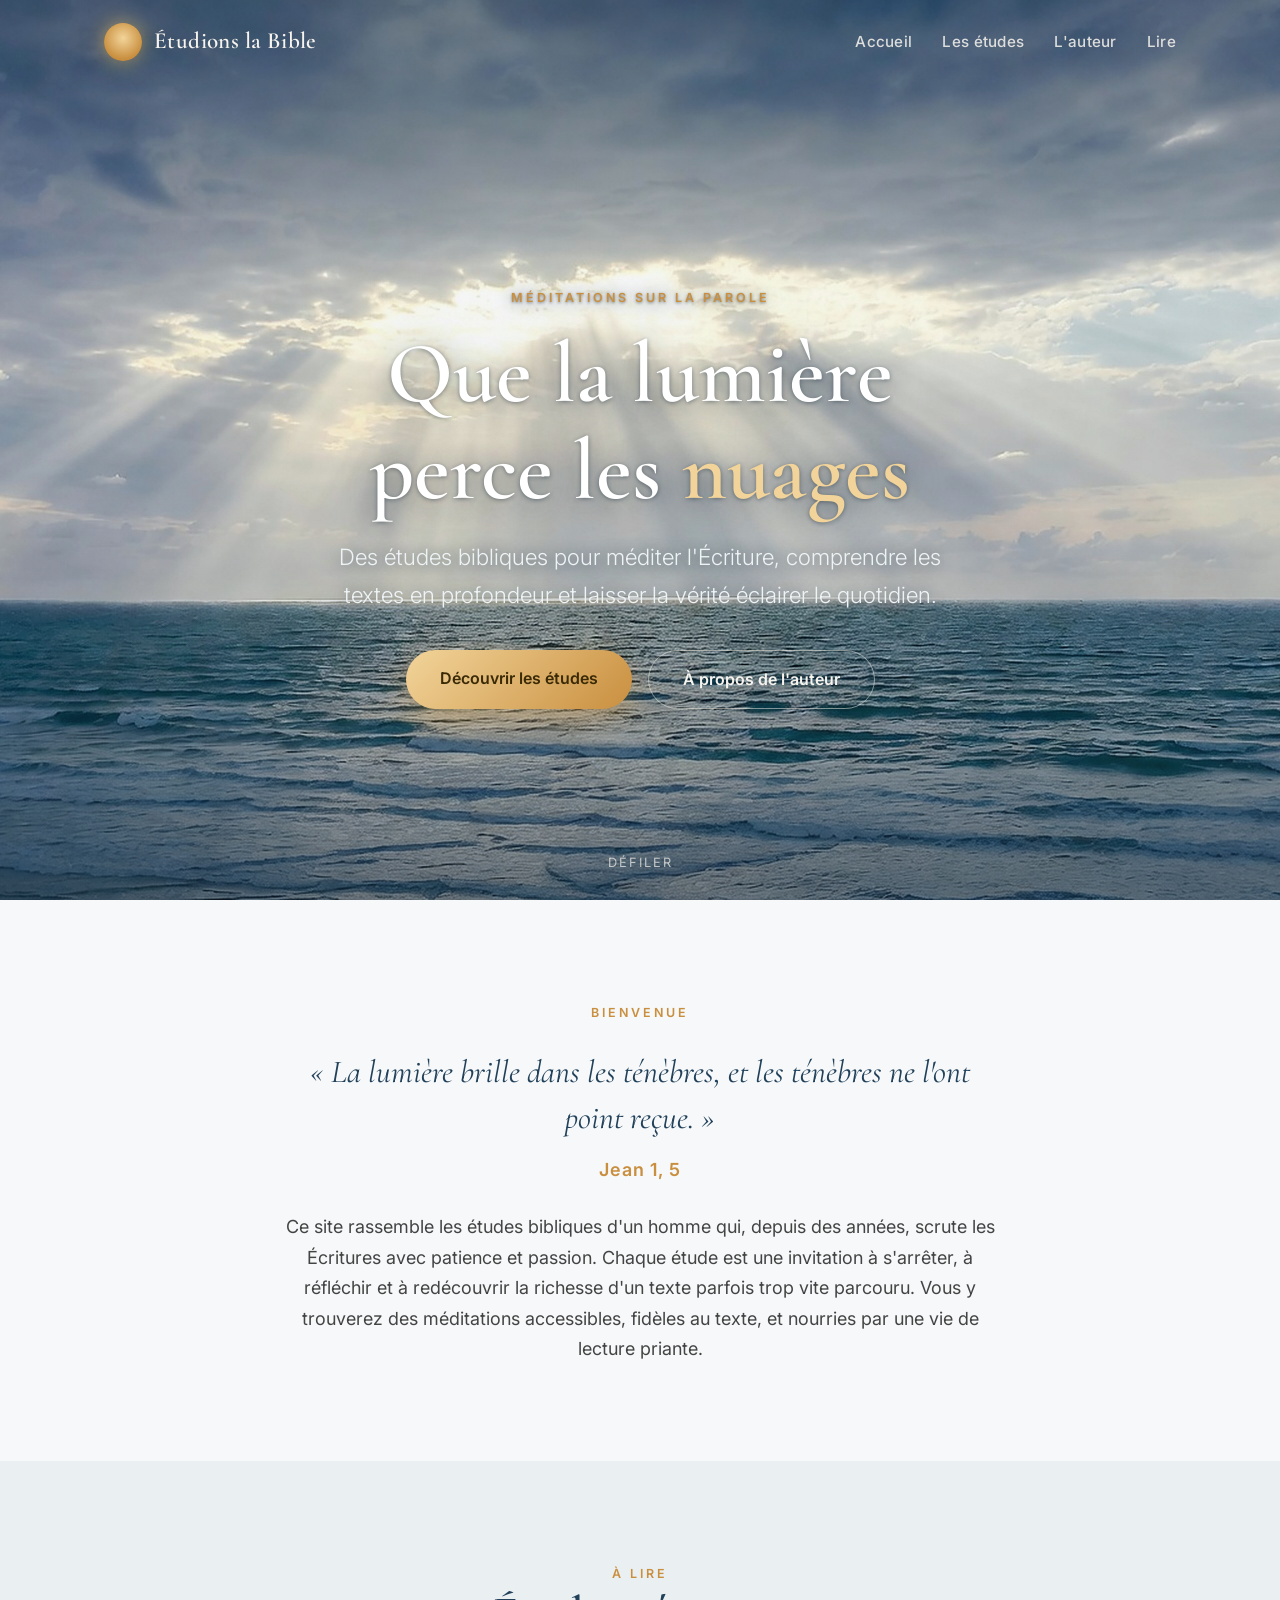
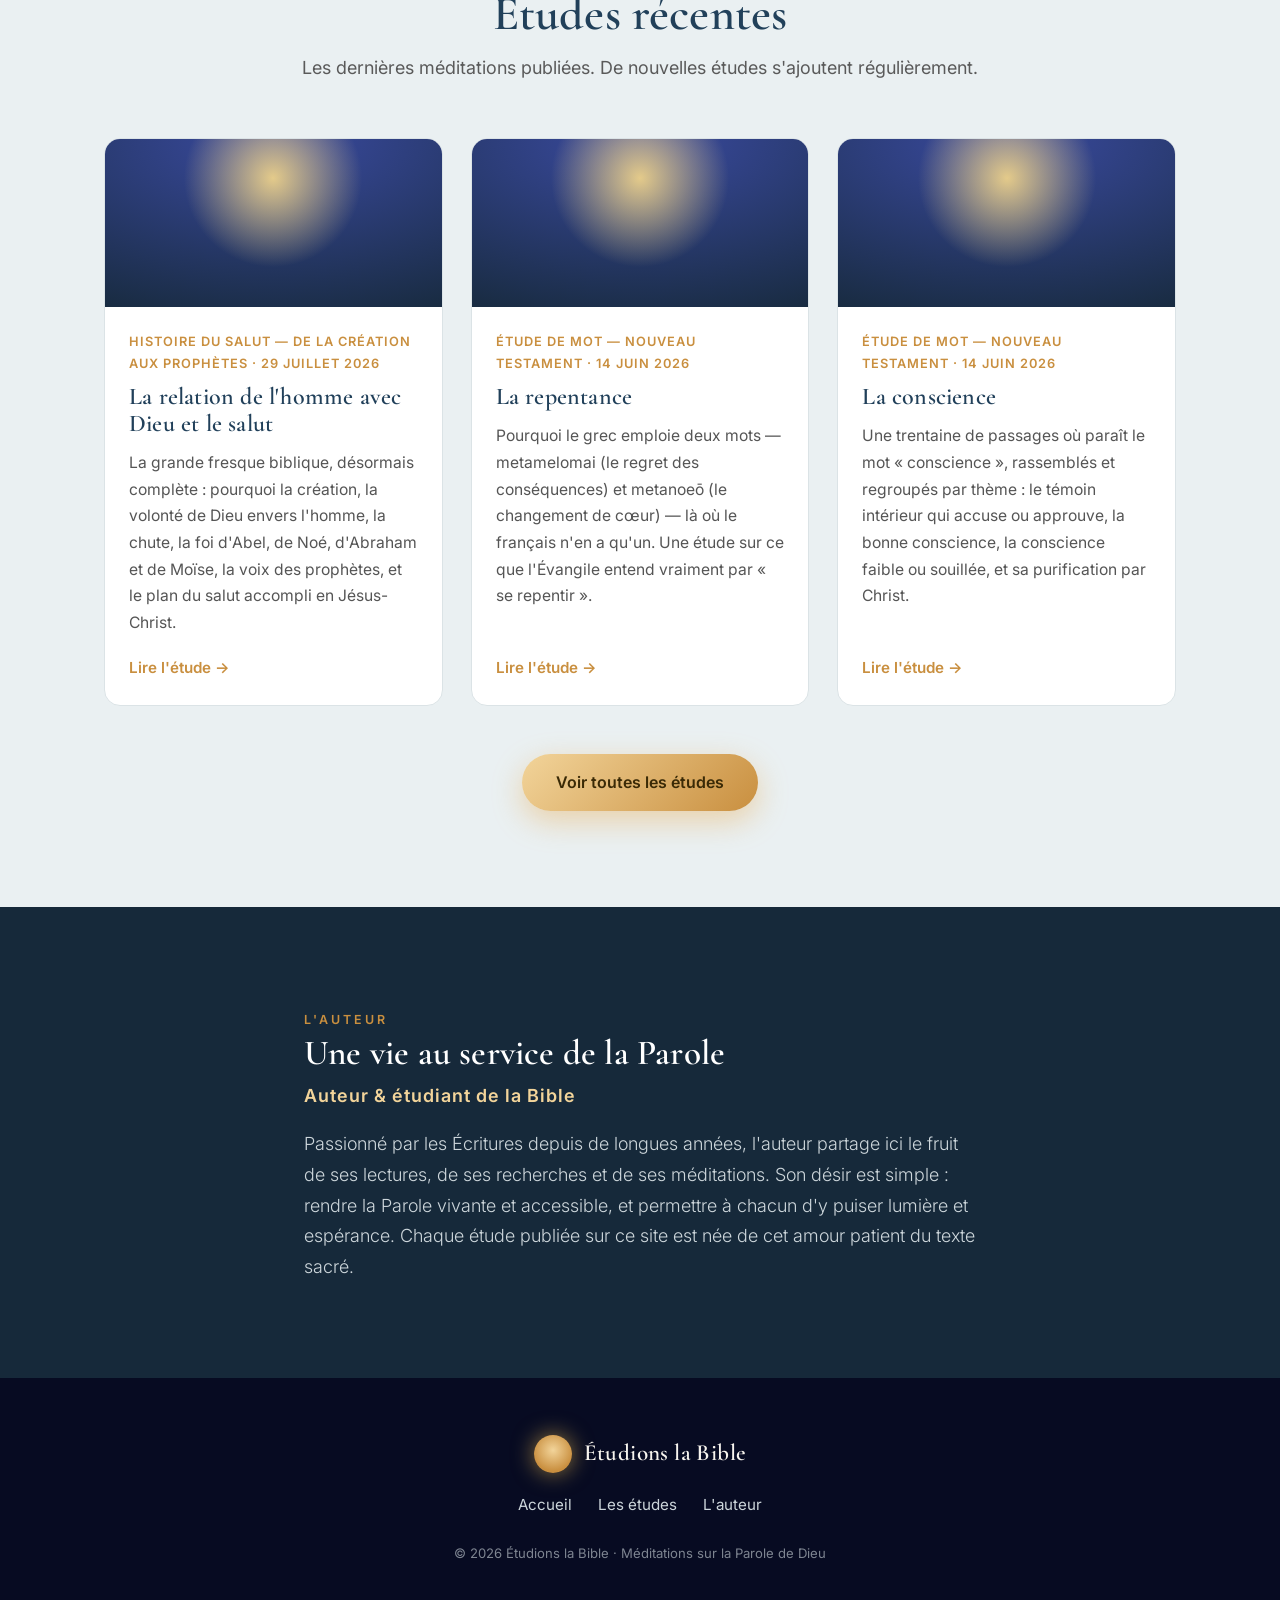
<file: index.html>
<!DOCTYPE html>
<html lang="fr">
<head>
  <meta charset="UTF-8" />
  <meta name="viewport" content="width=device-width, initial-scale=1.0" />
  <title>Étudions la Bible — Études et méditations</title>
  <meta name="description" content="Études bibliques, méditations et réflexions sur la Parole de Dieu. Laissez la lumière de l'Écriture percer les nuages." />
  <!-- Aperçu pour Messenger / réseaux sociaux (Open Graph) -->
  <meta property="og:type" content="website" />
  <meta property="og:site_name" content="Étudions la Bible" />
  <meta property="og:locale" content="fr_FR" />
  <meta property="og:url" content="https://www.etudionslabible.com/" />
  <meta property="og:title" content="Étudions la Bible — Études et méditations" />
  <meta property="og:description" content="Des études bibliques pour méditer l'Écriture, comprendre les textes en profondeur et laisser la lumière éclairer le quotidien." />
  <meta property="og:image" content="https://www.etudionslabible.com/assets/hero.jpg" />
  <meta property="og:image:width" content="3200" />
  <meta property="og:image:height" content="1800" />
  <meta property="og:image:alt" content="Rayons de soleil perçant les nuages au-dessus de l'océan" />
  <meta name="twitter:card" content="summary_large_image" />
  <meta name="twitter:title" content="Étudions la Bible — Études et méditations" />
  <meta name="twitter:description" content="Des études bibliques pour méditer l'Écriture et laisser la lumière éclairer le quotidien." />
  <meta name="twitter:image" content="https://www.etudionslabible.com/assets/hero.jpg" />
  <link rel="preconnect" href="https://fonts.googleapis.com" />
  <link rel="preconnect" href="https://fonts.gstatic.com" crossorigin />
  <link href="https://fonts.googleapis.com/css2?family=Cormorant+Garamond:ital,wght@0,400;0,500;0,600;1,400;1,500&family=Inter:wght@300;400;500;600&display=swap" rel="stylesheet" />
  <link rel="stylesheet" href="styles.css" />
</head>
<body>

  <!-- ===================== EN-TÊTE ===================== -->
  <header class="site-header">
    <div class="wrap">
      <nav class="nav">
        <a class="brand" href="index.html">
          <span class="mark"></span>
          <span class="name">Étudions la Bible</span>
        </a>
        <div class="nav-links">
          <a href="index.html">Accueil</a>
          <a href="etudes.html">Les études</a>
          <a href="#auteur" class="hide-mobile">L'auteur</a>
          <a href="etudes.html">Lire</a>
        </div>
      </nav>
    </div>
  </header>

  <!-- ===================== HERO ===================== -->
  <section class="hero">
    <div class="rays">
      <span style="transform: rotate(-40deg)"></span>
      <span style="transform: rotate(-26deg)"></span>
      <span style="transform: rotate(-13deg)"></span>
      <span style="transform: rotate(0deg)"></span>
      <span style="transform: rotate(13deg)"></span>
      <span style="transform: rotate(26deg)"></span>
      <span style="transform: rotate(40deg)"></span>
    </div>
    <div class="sun"></div>
    <div class="clouds">
      <div class="cloud c3"></div>
      <div class="cloud c1"></div>
      <div class="cloud c2"></div>
      <div class="cloud c4"></div>
    </div>

    <div class="wrap hero-content">
      <span class="eyebrow">Méditations sur la Parole</span>
      <h1>Que la lumière<br />perce les <span class="accent">nuages</span></h1>
      <p class="lead">Des études bibliques pour méditer l'Écriture, comprendre les textes en profondeur et laisser la vérité éclairer le quotidien.</p>
      <div class="hero-actions">
        <a class="btn btn-gold" href="etudes.html">Découvrir les études</a>
        <a class="btn btn-ghost" href="#auteur">À propos de l'auteur</a>
      </div>
    </div>

    <div class="scroll-cue">défiler</div>
  </section>

  <!-- ===================== INTRODUCTION / VERSET ===================== -->
  <section class="block intro">
    <div class="wrap inner">
      <span class="eyebrow">Bienvenue</span>
      <p class="verse">« La lumière brille dans les ténèbres, et les ténèbres ne l'ont point reçue. »</p>
      <p class="verse-ref">Jean 1, 5</p>
      <p class="body">Ce site rassemble les études bibliques d'un homme qui, depuis des années, scrute les Écritures avec patience et passion. Chaque étude est une invitation à s'arrêter, à réfléchir et à redécouvrir la richesse d'un texte parfois trop vite parcouru. Vous y trouverez des méditations accessibles, fidèles au texte, et nourries par une vie de lecture priante.</p>
    </div>
  </section>

  <!-- ===================== ÉTUDES RÉCENTES ===================== -->
  <section class="block studies" id="etudes">
    <div class="wrap">
      <div class="head">
        <span class="eyebrow">À lire</span>
        <h2 class="section-title">Études récentes</h2>
        <p>Les dernières méditations publiées. De nouvelles études s'ajoutent régulièrement.</p>
      </div>
      <div class="grid" data-studies="3"></div>
      <div style="text-align:center; margin-top:48px;">
        <a class="btn btn-gold" href="etudes.html">Voir toutes les études</a>
      </div>
    </div>
  </section>

  <!-- ===================== AUTEUR ===================== -->
  <section class="block author" id="auteur">
    <div class="wrap inner">
      <div>
        <span class="eyebrow">L'auteur</span>
        <h2>Une vie au service de la Parole</h2>
        <p class="role">Auteur &amp; étudiant de la Bible</p>
        <p>Passionné par les Écritures depuis de longues années, l'auteur partage ici le fruit de ses lectures, de ses recherches et de ses méditations. Son désir est simple : rendre la Parole vivante et accessible, et permettre à chacun d'y puiser lumière et espérance. Chaque étude publiée sur ce site est née de cet amour patient du texte sacré.</p>
      </div>
    </div>
  </section>

  <!-- ===================== PIED DE PAGE ===================== -->
  <footer class="site-footer">
    <div class="wrap">
      <a class="brand" href="index.html">
        <span class="mark"></span>
        <span class="name">Étudions la Bible</span>
      </a>
      <div class="links">
        <a href="index.html">Accueil</a>
        <a href="etudes.html">Les études</a>
        <a href="#auteur">L'auteur</a>
      </div>
      <p class="fine">© 2026 Étudions la Bible · Méditations sur la Parole de Dieu</p>
    </div>
  </footer>

  <script src="studies.js"></script>
</body>
</html>
</file>
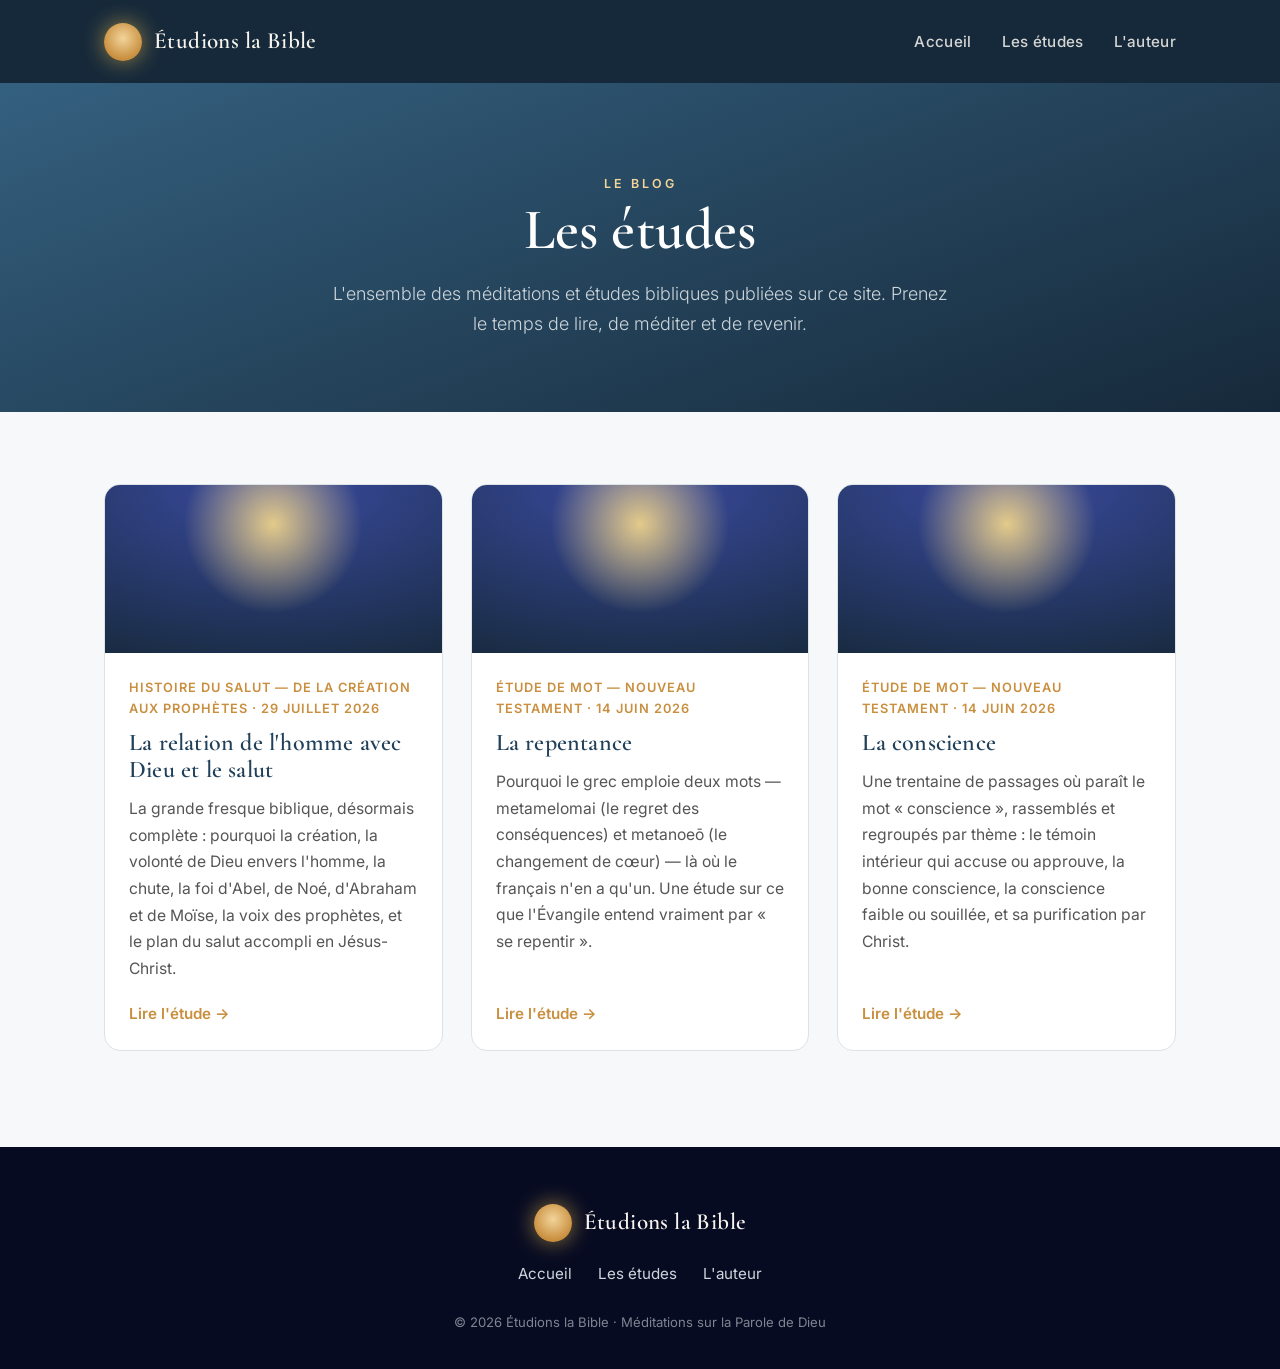
<file: etudes.html>
<!DOCTYPE html>
<html lang="fr">
<head>
  <meta charset="UTF-8" />
  <meta name="viewport" content="width=device-width, initial-scale=1.0" />
  <title>Les études — Étudions la Bible</title>
  <meta name="description" content="Toutes les études bibliques et méditations publiées." />
  <!-- Aperçu pour Messenger / réseaux sociaux (Open Graph) -->
  <meta property="og:type" content="website" />
  <meta property="og:site_name" content="Étudions la Bible" />
  <meta property="og:locale" content="fr_FR" />
  <meta property="og:url" content="https://www.etudionslabible.com/etudes.html" />
  <meta property="og:title" content="Les études — Étudions la Bible" />
  <meta property="og:description" content="L'ensemble des méditations et études bibliques publiées sur le site." />
  <meta property="og:image" content="https://www.etudionslabible.com/assets/hero.jpg" />
  <meta property="og:image:width" content="3200" />
  <meta property="og:image:height" content="1800" />
  <meta property="og:image:alt" content="Rayons de soleil perçant les nuages au-dessus de l'océan" />
  <meta name="twitter:card" content="summary_large_image" />
  <meta name="twitter:title" content="Les études — Étudions la Bible" />
  <meta name="twitter:description" content="L'ensemble des méditations et études bibliques publiées sur le site." />
  <meta name="twitter:image" content="https://www.etudionslabible.com/assets/hero.jpg" />
  <link rel="preconnect" href="https://fonts.googleapis.com" />
  <link rel="preconnect" href="https://fonts.gstatic.com" crossorigin />
  <link href="https://fonts.googleapis.com/css2?family=Cormorant+Garamond:ital,wght@0,400;0,500;0,600;1,400;1,500&family=Inter:wght@300;400;500;600&display=swap" rel="stylesheet" />
  <link rel="stylesheet" href="styles.css" />
</head>
<body>

  <header class="site-header solid">
    <div class="wrap">
      <nav class="nav">
        <a class="brand" href="index.html">
          <span class="mark"></span>
          <span class="name">Étudions la Bible</span>
        </a>
        <div class="nav-links">
          <a href="index.html">Accueil</a>
          <a href="etudes.html">Les études</a>
          <a href="index.html#auteur" class="hide-mobile">L'auteur</a>
        </div>
      </nav>
    </div>
  </header>

  <section class="page-hero">
    <div class="wrap">
      <span class="eyebrow" style="color:var(--gold-soft)">Le blog</span>
      <h1>Les études</h1>
      <p>L'ensemble des méditations et études bibliques publiées sur ce site. Prenez le temps de lire, de méditer et de revenir.</p>
    </div>
  </section>

  <section class="studies-list">
    <div class="wrap">
      <div class="grid" data-studies></div>
    </div>
  </section>

  <footer class="site-footer">
    <div class="wrap">
      <a class="brand" href="index.html">
        <span class="mark"></span>
        <span class="name">Étudions la Bible</span>
      </a>
      <div class="links">
        <a href="index.html">Accueil</a>
        <a href="etudes.html">Les études</a>
        <a href="index.html#auteur">L'auteur</a>
      </div>
      <p class="fine">© 2026 Étudions la Bible · Méditations sur la Parole de Dieu</p>
    </div>
  </footer>

  <script src="studies.js"></script>
</body>
</html>
</file>
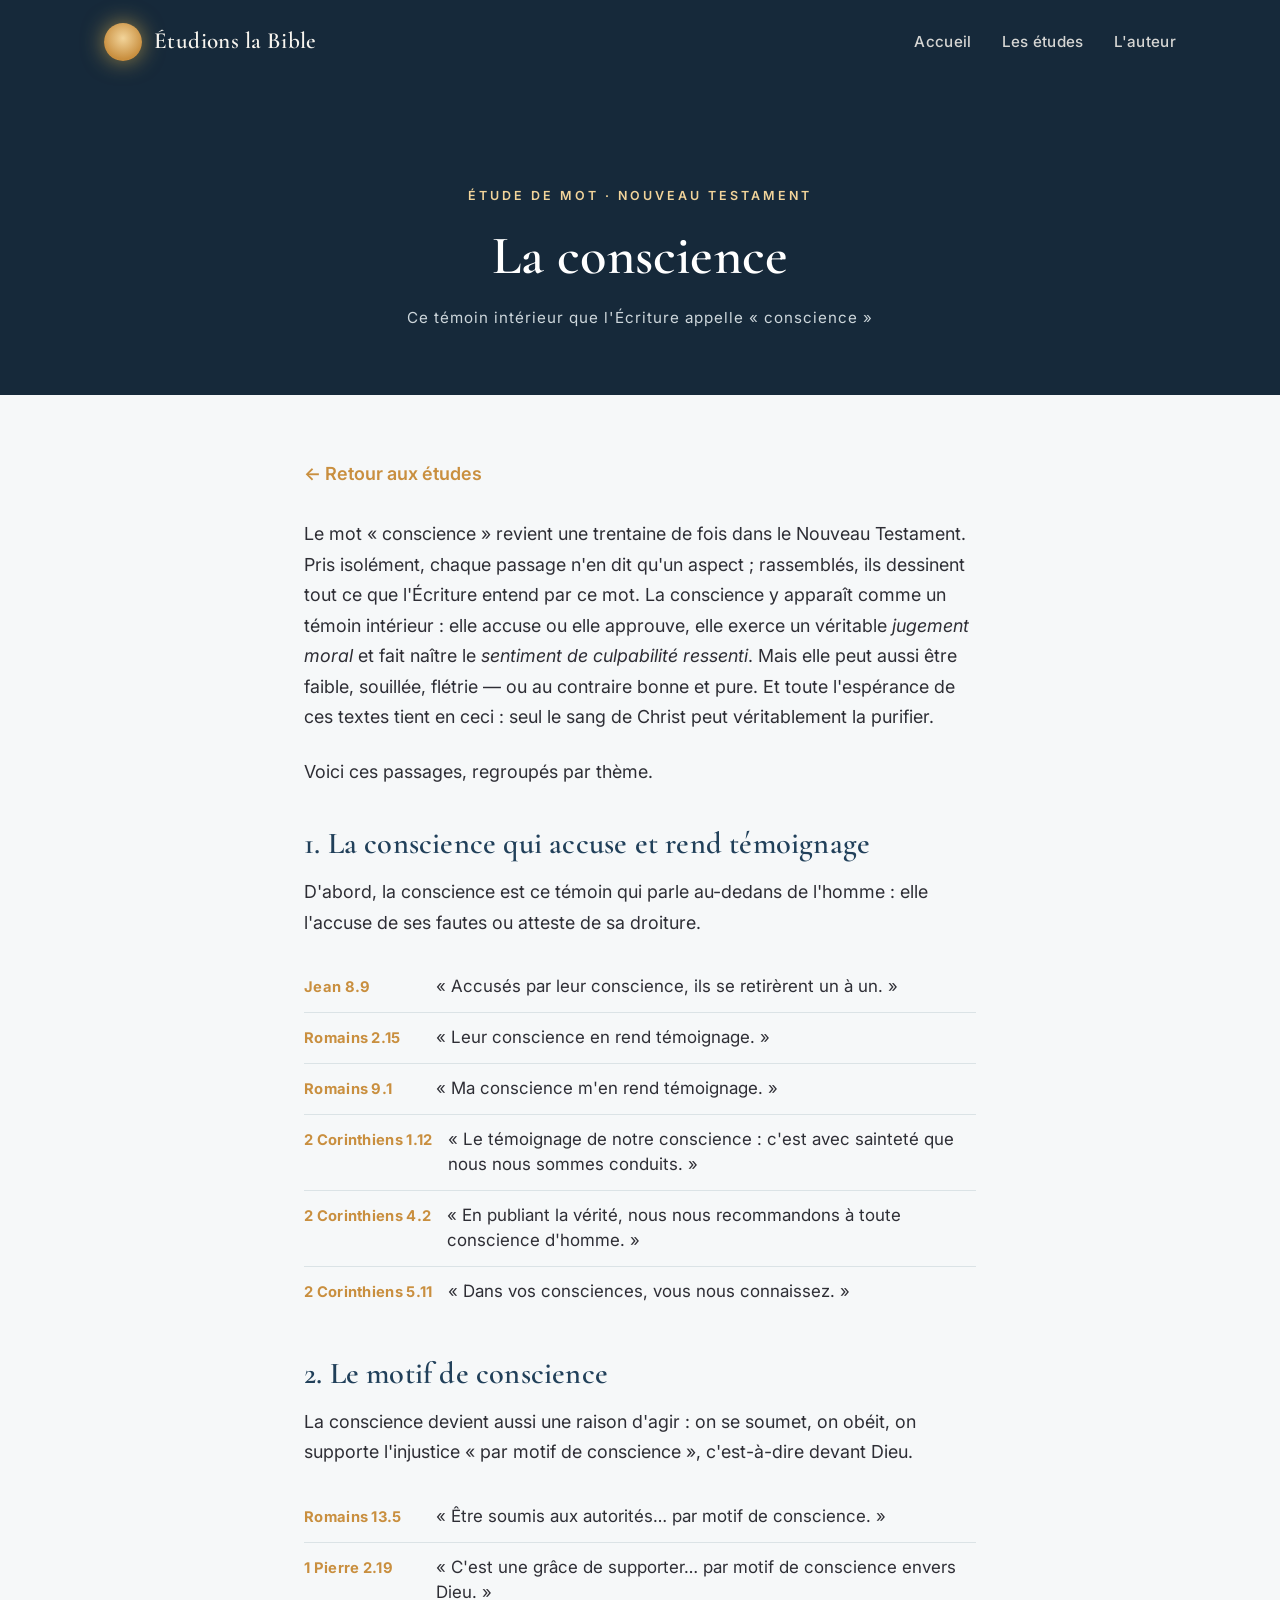
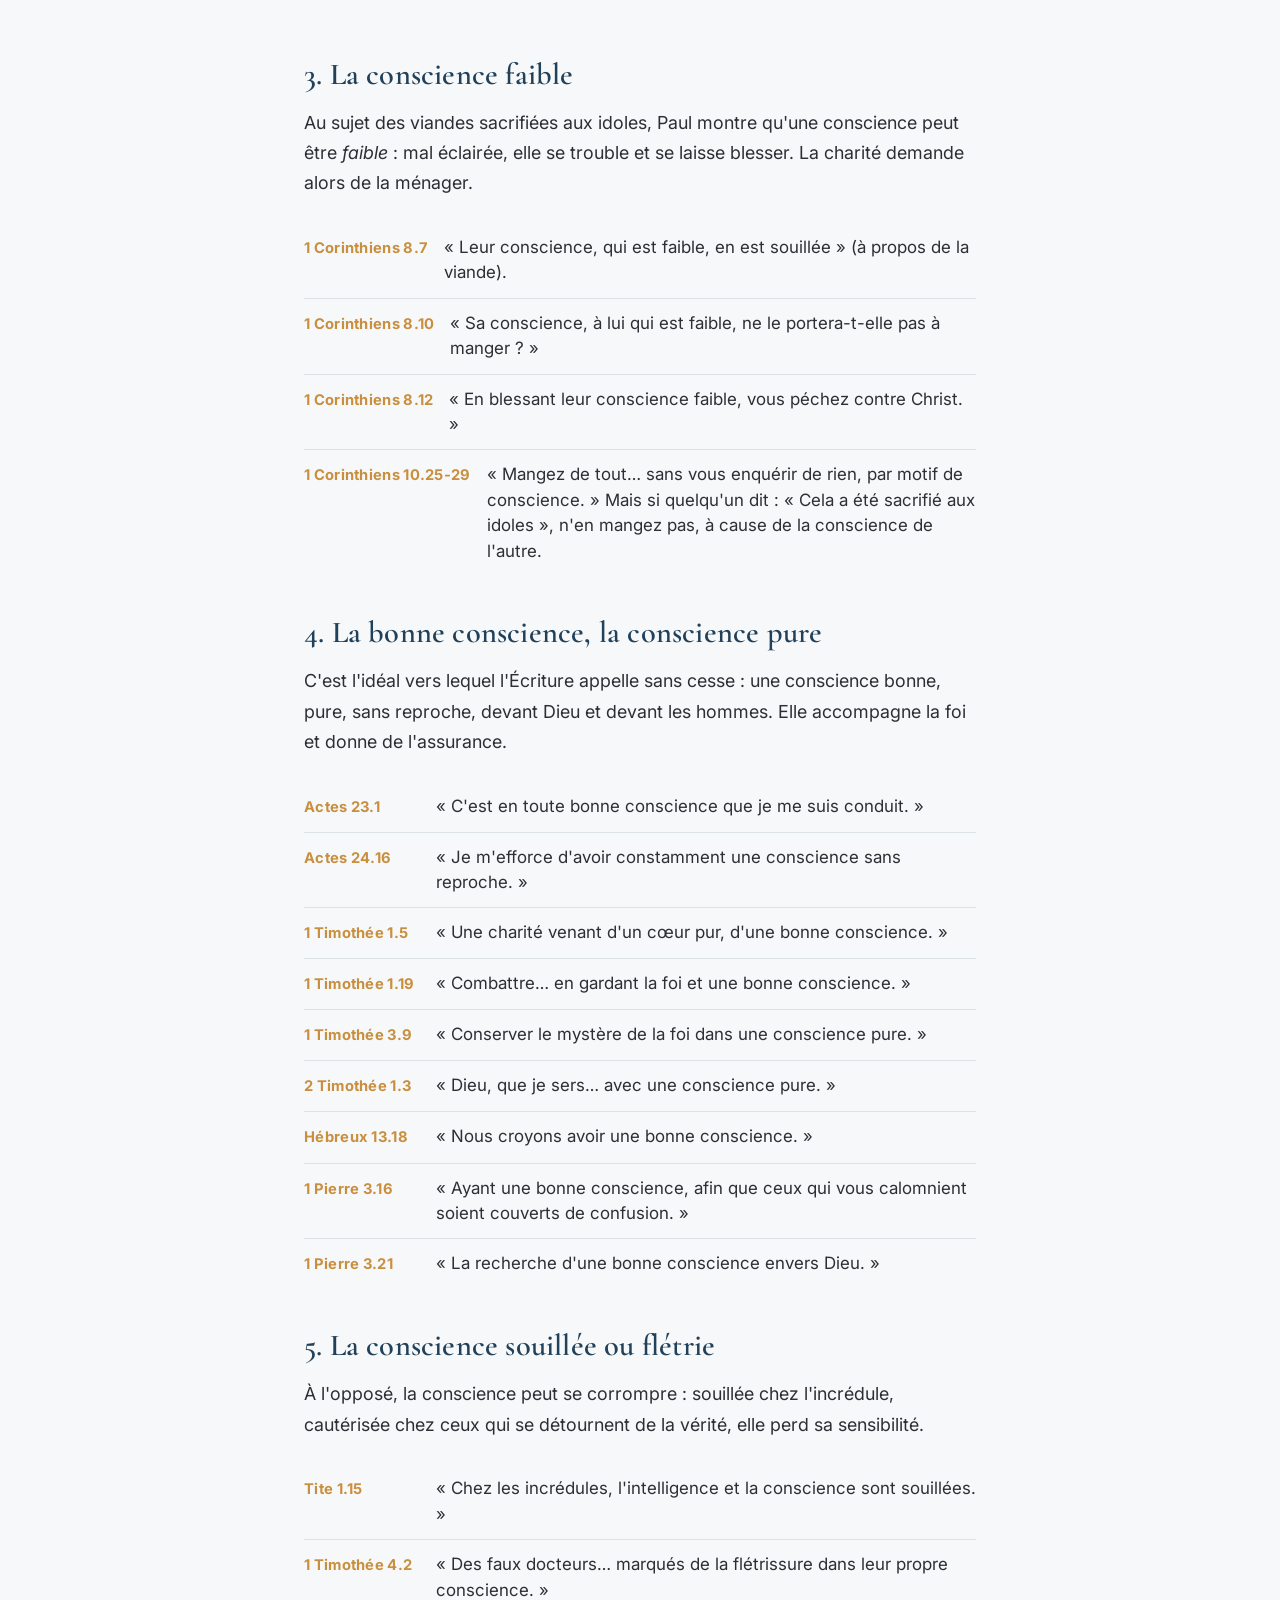
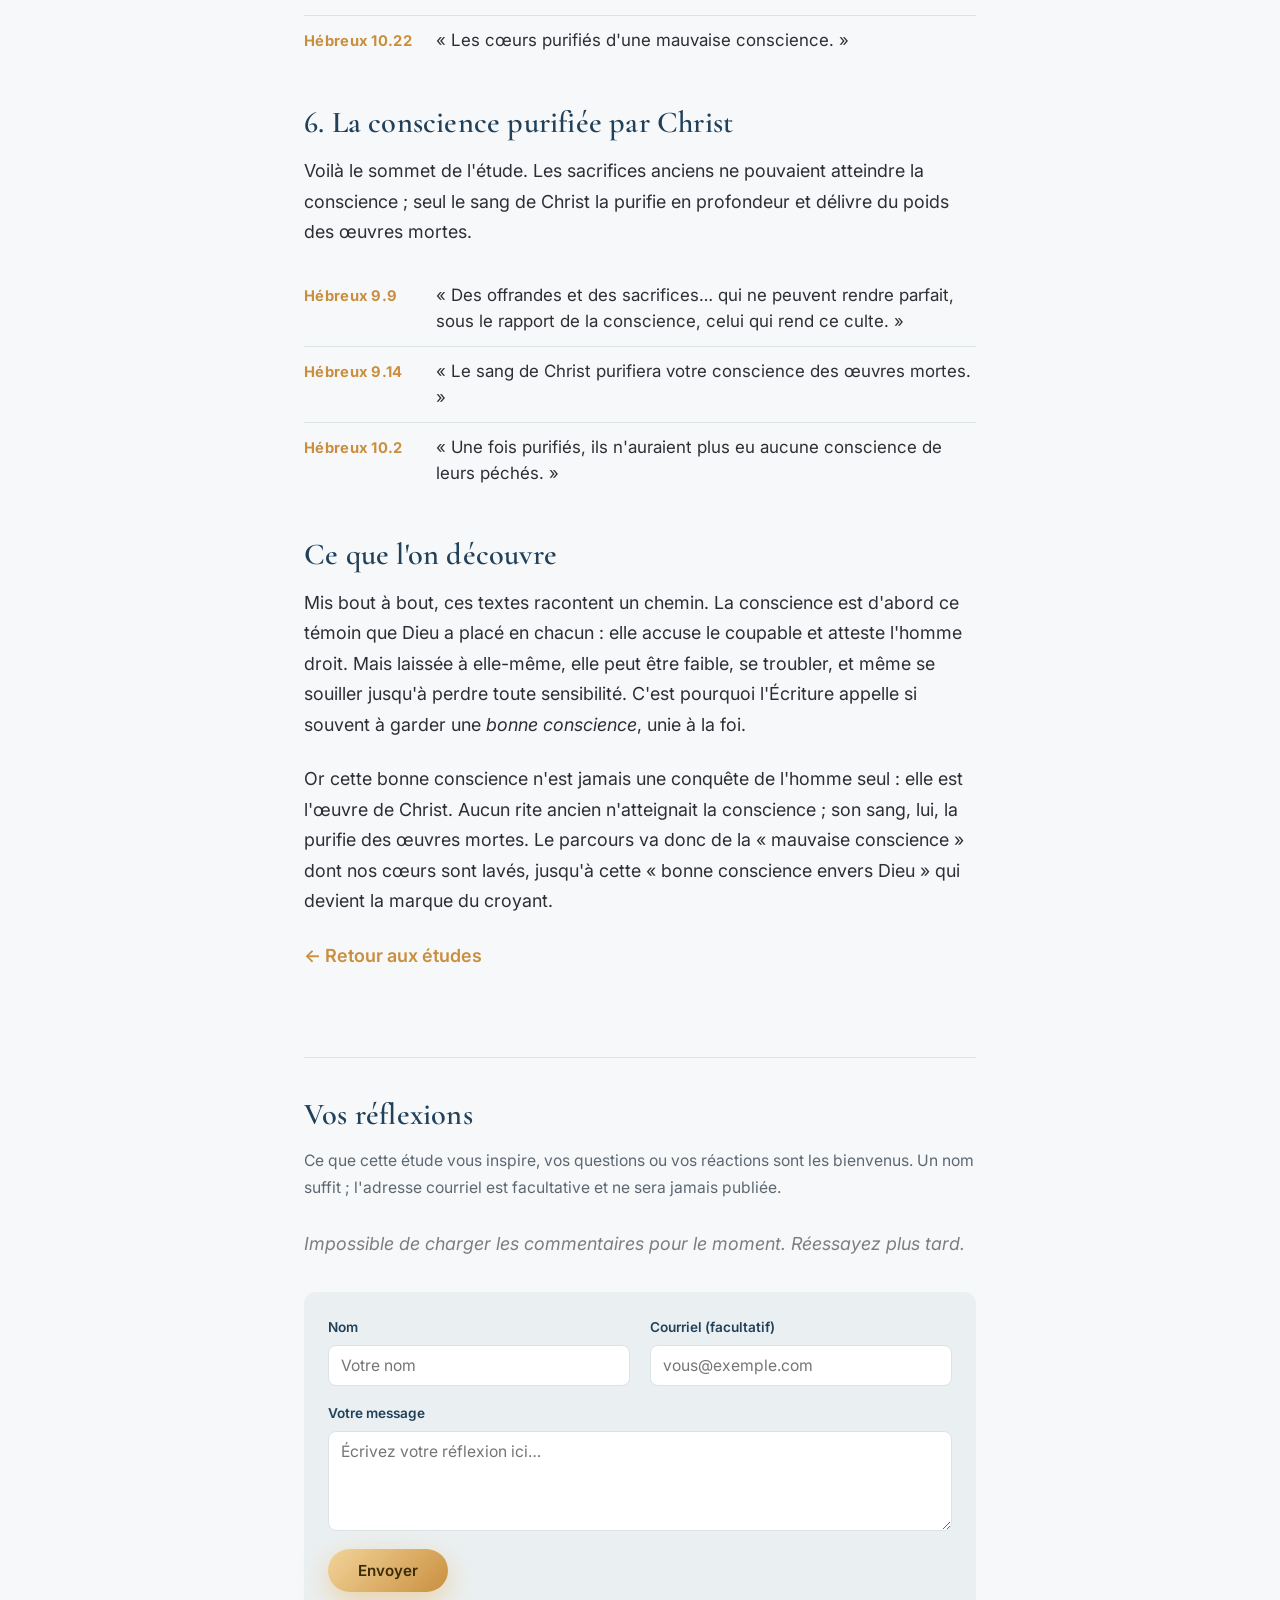
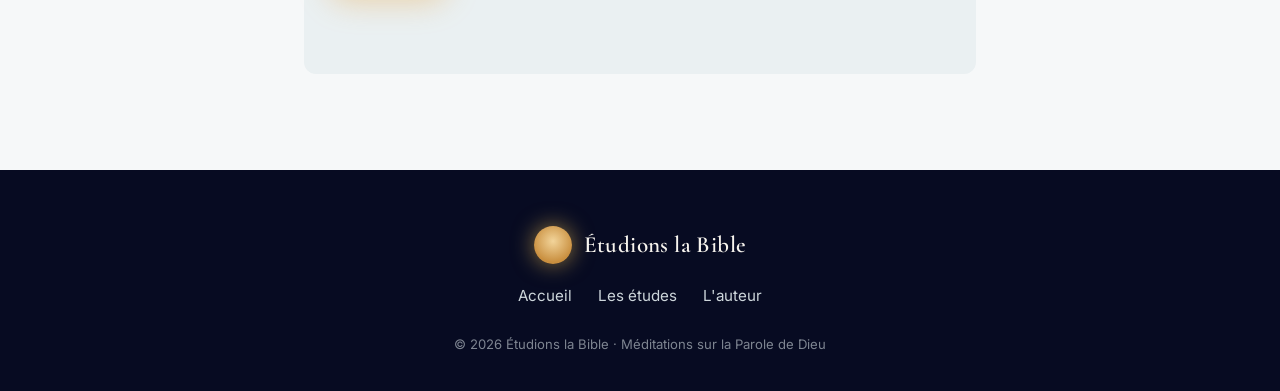
<file: etudes/la-conscience.html>
<!DOCTYPE html>
<html lang="fr">
<head>
  <meta charset="UTF-8" />
  <meta name="viewport" content="width=device-width, initial-scale=1.0" />
  <title>La conscience — Étudions la Bible</title>
  <meta name="description" content="Une étude du mot « conscience » à travers le Nouveau Testament : le témoin intérieur qui accuse ou approuve, la bonne conscience, la conscience faible ou souillée, et sa purification par Christ." />
  <!-- Aperçu pour Messenger / réseaux sociaux (Open Graph) -->
  <meta property="og:type" content="article" />
  <meta property="og:site_name" content="Étudions la Bible" />
  <meta property="og:locale" content="fr_FR" />
  <meta property="og:url" content="https://www.etudionslabible.com/etudes/la-conscience.html" />
  <meta property="og:title" content="La conscience — Étudions la Bible" />
  <meta property="og:description" content="Une étude du mot « conscience » dans le Nouveau Testament : le témoin intérieur qui accuse ou approuve, la bonne conscience, la conscience souillée, et sa purification par Christ." />
  <meta property="og:image" content="https://www.etudionslabible.com/assets/hero.jpg" />
  <meta property="og:image:width" content="3200" />
  <meta property="og:image:height" content="1800" />
  <meta property="og:image:alt" content="Rayons de soleil perçant les nuages au-dessus de l'océan" />
  <meta name="twitter:card" content="summary_large_image" />
  <meta name="twitter:title" content="La conscience — Étudions la Bible" />
  <meta name="twitter:description" content="Une étude du mot « conscience » dans le Nouveau Testament." />
  <meta name="twitter:image" content="https://www.etudionslabible.com/assets/hero.jpg" />
  <link rel="preconnect" href="https://fonts.googleapis.com" />
  <link rel="preconnect" href="https://fonts.gstatic.com" crossorigin />
  <link href="https://fonts.googleapis.com/css2?family=Cormorant+Garamond:ital,wght@0,400;0,500;0,600;1,400;1,500&family=Inter:wght@300;400;500;600&display=swap" rel="stylesheet" />
  <link rel="stylesheet" href="../styles.css" />
</head>
<body>

  <header class="site-header solid">
    <div class="wrap">
      <nav class="nav">
        <a class="brand" href="../index.html">
          <span class="mark"></span>
          <span class="name">Étudions la Bible</span>
        </a>
        <div class="nav-links">
          <a href="../index.html">Accueil</a>
          <a href="../etudes.html">Les études</a>
          <a href="../index.html#auteur" class="hide-mobile">L'auteur</a>
        </div>
      </nav>
    </div>
  </header>

  <article>
    <div class="article-hero">
      <div class="wrap">
        <span class="eyebrow">Étude de mot · Nouveau Testament</span>
        <h1>La conscience</h1>
        <p class="meta">Ce témoin intérieur que l'Écriture appelle « conscience »</p>
      </div>
    </div>

    <div class="article-body">
      <div class="wrap inner">
        <a class="back-link" href="../etudes.html">Retour aux études</a>

        <p>Le mot « conscience » revient une trentaine de fois dans le Nouveau Testament. Pris isolément, chaque passage n'en dit qu'un aspect ; rassemblés, ils dessinent tout ce que l'Écriture entend par ce mot. La conscience y apparaît comme un témoin intérieur : elle accuse ou elle approuve, elle exerce un véritable <em>jugement moral</em> et fait naître le <em>sentiment de culpabilité ressenti</em>. Mais elle peut aussi être faible, souillée, flétrie — ou au contraire bonne et pure. Et toute l'espérance de ces textes tient en ceci : seul le sang de Christ peut véritablement la purifier.</p>

        <p>Voici ces passages, regroupés par thème.</p>

        <h2>1. La conscience qui accuse et rend témoignage</h2>
        <p>D'abord, la conscience est ce témoin qui parle au-dedans de l'homme : elle l'accuse de ses fautes ou atteste de sa droiture.</p>
        <ul class="ref-list">
          <li><span class="r">Jean 8.9</span><span class="t">« Accusés par leur conscience, ils se retirèrent un à un. »</span></li>
          <li><span class="r">Romains 2.15</span><span class="t">« Leur conscience en rend témoignage. »</span></li>
          <li><span class="r">Romains 9.1</span><span class="t">« Ma conscience m'en rend témoignage. »</span></li>
          <li><span class="r">2 Corinthiens 1.12</span><span class="t">« Le témoignage de notre conscience : c'est avec sainteté que nous nous sommes conduits. »</span></li>
          <li><span class="r">2 Corinthiens 4.2</span><span class="t">« En publiant la vérité, nous nous recommandons à toute conscience d'homme. »</span></li>
          <li><span class="r">2 Corinthiens 5.11</span><span class="t">« Dans vos consciences, vous nous connaissez. »</span></li>
        </ul>

        <h2>2. Le motif de conscience</h2>
        <p>La conscience devient aussi une raison d'agir : on se soumet, on obéit, on supporte l'injustice « par motif de conscience », c'est-à-dire devant Dieu.</p>
        <ul class="ref-list">
          <li><span class="r">Romains 13.5</span><span class="t">« Être soumis aux autorités… par motif de conscience. »</span></li>
          <li><span class="r">1 Pierre 2.19</span><span class="t">« C'est une grâce de supporter… par motif de conscience envers Dieu. »</span></li>
        </ul>

        <h2>3. La conscience faible</h2>
        <p>Au sujet des viandes sacrifiées aux idoles, Paul montre qu'une conscience peut être <em>faible</em> : mal éclairée, elle se trouble et se laisse blesser. La charité demande alors de la ménager.</p>
        <ul class="ref-list">
          <li><span class="r">1 Corinthiens 8.7</span><span class="t">« Leur conscience, qui est faible, en est souillée » (à propos de la viande).</span></li>
          <li><span class="r">1 Corinthiens 8.10</span><span class="t">« Sa conscience, à lui qui est faible, ne le portera-t-elle pas à manger ? »</span></li>
          <li><span class="r">1 Corinthiens 8.12</span><span class="t">« En blessant leur conscience faible, vous péchez contre Christ. »</span></li>
          <li><span class="r">1 Corinthiens 10.25-29</span><span class="t">« Mangez de tout… sans vous enquérir de rien, par motif de conscience. » Mais si quelqu'un dit : « Cela a été sacrifié aux idoles », n'en mangez pas, à cause de la conscience de l'autre.</span></li>
        </ul>

        <h2>4. La bonne conscience, la conscience pure</h2>
        <p>C'est l'idéal vers lequel l'Écriture appelle sans cesse : une conscience bonne, pure, sans reproche, devant Dieu et devant les hommes. Elle accompagne la foi et donne de l'assurance.</p>
        <ul class="ref-list">
          <li><span class="r">Actes 23.1</span><span class="t">« C'est en toute bonne conscience que je me suis conduit. »</span></li>
          <li><span class="r">Actes 24.16</span><span class="t">« Je m'efforce d'avoir constamment une conscience sans reproche. »</span></li>
          <li><span class="r">1 Timothée 1.5</span><span class="t">« Une charité venant d'un cœur pur, d'une bonne conscience. »</span></li>
          <li><span class="r">1 Timothée 1.19</span><span class="t">« Combattre… en gardant la foi et une bonne conscience. »</span></li>
          <li><span class="r">1 Timothée 3.9</span><span class="t">« Conserver le mystère de la foi dans une conscience pure. »</span></li>
          <li><span class="r">2 Timothée 1.3</span><span class="t">« Dieu, que je sers… avec une conscience pure. »</span></li>
          <li><span class="r">Hébreux 13.18</span><span class="t">« Nous croyons avoir une bonne conscience. »</span></li>
          <li><span class="r">1 Pierre 3.16</span><span class="t">« Ayant une bonne conscience, afin que ceux qui vous calomnient soient couverts de confusion. »</span></li>
          <li><span class="r">1 Pierre 3.21</span><span class="t">« La recherche d'une bonne conscience envers Dieu. »</span></li>
        </ul>

        <h2>5. La conscience souillée ou flétrie</h2>
        <p>À l'opposé, la conscience peut se corrompre : souillée chez l'incrédule, cautérisée chez ceux qui se détournent de la vérité, elle perd sa sensibilité.</p>
        <ul class="ref-list">
          <li><span class="r">Tite 1.15</span><span class="t">« Chez les incrédules, l'intelligence et la conscience sont souillées. »</span></li>
          <li><span class="r">1 Timothée 4.2</span><span class="t">« Des faux docteurs… marqués de la flétrissure dans leur propre conscience. »</span></li>
          <li><span class="r">Hébreux 10.22</span><span class="t">« Les cœurs purifiés d'une mauvaise conscience. »</span></li>
        </ul>

        <h2>6. La conscience purifiée par Christ</h2>
        <p>Voilà le sommet de l'étude. Les sacrifices anciens ne pouvaient atteindre la conscience ; seul le sang de Christ la purifie en profondeur et délivre du poids des œuvres mortes.</p>
        <ul class="ref-list">
          <li><span class="r">Hébreux 9.9</span><span class="t">« Des offrandes et des sacrifices… qui ne peuvent rendre parfait, sous le rapport de la conscience, celui qui rend ce culte. »</span></li>
          <li><span class="r">Hébreux 9.14</span><span class="t">« Le sang de Christ purifiera votre conscience des œuvres mortes. »</span></li>
          <li><span class="r">Hébreux 10.2</span><span class="t">« Une fois purifiés, ils n'auraient plus eu aucune conscience de leurs péchés. »</span></li>
        </ul>

        <h2>Ce que l'on découvre</h2>
        <p>Mis bout à bout, ces textes racontent un chemin. La conscience est d'abord ce témoin que Dieu a placé en chacun : elle accuse le coupable et atteste l'homme droit. Mais laissée à elle-même, elle peut être faible, se troubler, et même se souiller jusqu'à perdre toute sensibilité. C'est pourquoi l'Écriture appelle si souvent à garder une <em>bonne conscience</em>, unie à la foi.</p>
        <p>Or cette bonne conscience n'est jamais une conquête de l'homme seul : elle est l'œuvre de Christ. Aucun rite ancien n'atteignait la conscience ; son sang, lui, la purifie des œuvres mortes. Le parcours va donc de la « mauvaise conscience » dont nos cœurs sont lavés, jusqu'à cette « bonne conscience envers Dieu » qui devient la marque du croyant.</p>

        <a class="back-link" href="../etudes.html">Retour aux études</a>

        <div class="comments" data-app-id="ca55f3c8-d5f9-4e66-abd6-57273927afc3" data-page-id="la-conscience" data-page-url="https://www.etudionslabible.com/etudes/la-conscience.html" data-page-title="La conscience">
          <h2>Vos réflexions</h2>
          <p class="comments-intro">Ce que cette étude vous inspire, vos questions ou vos réactions sont les bienvenus. Un nom suffit ; l'adresse courriel est facultative et ne sera jamais publiée.</p>

          <div id="comments-list" class="comments-list">
            <p class="comments-loading">Chargement des commentaires…</p>
          </div>

          <form id="comments-form" class="comments-form">
            <div class="comments-form-row">
              <label>Nom
                <input type="text" name="nickname" required maxlength="80" placeholder="Votre nom" />
              </label>
              <label>Courriel (facultatif)
                <input type="email" name="email" maxlength="200" placeholder="vous@exemple.com" />
              </label>
            </div>
            <label class="comments-form-message">Votre message
              <textarea name="content" required maxlength="3000" rows="4" placeholder="Écrivez votre réflexion ici…"></textarea>
            </label>
            <button type="submit" class="btn btn-gold comments-submit">Envoyer</button>
            <p class="comments-status" aria-live="polite"></p>
          </form>
        </div>
        <script src="../comments.js"></script>
      </div>
    </div>
  </article>

  <footer class="site-footer">
    <div class="wrap">
      <a class="brand" href="../index.html">
        <span class="mark"></span>
        <span class="name">Étudions la Bible</span>
      </a>
      <div class="links">
        <a href="../index.html">Accueil</a>
        <a href="../etudes.html">Les études</a>
        <a href="../index.html#auteur">L'auteur</a>
      </div>
      <p class="fine">© 2026 Étudions la Bible · Méditations sur la Parole de Dieu</p>
    </div>
  </footer>

</body>
</html>
</file>
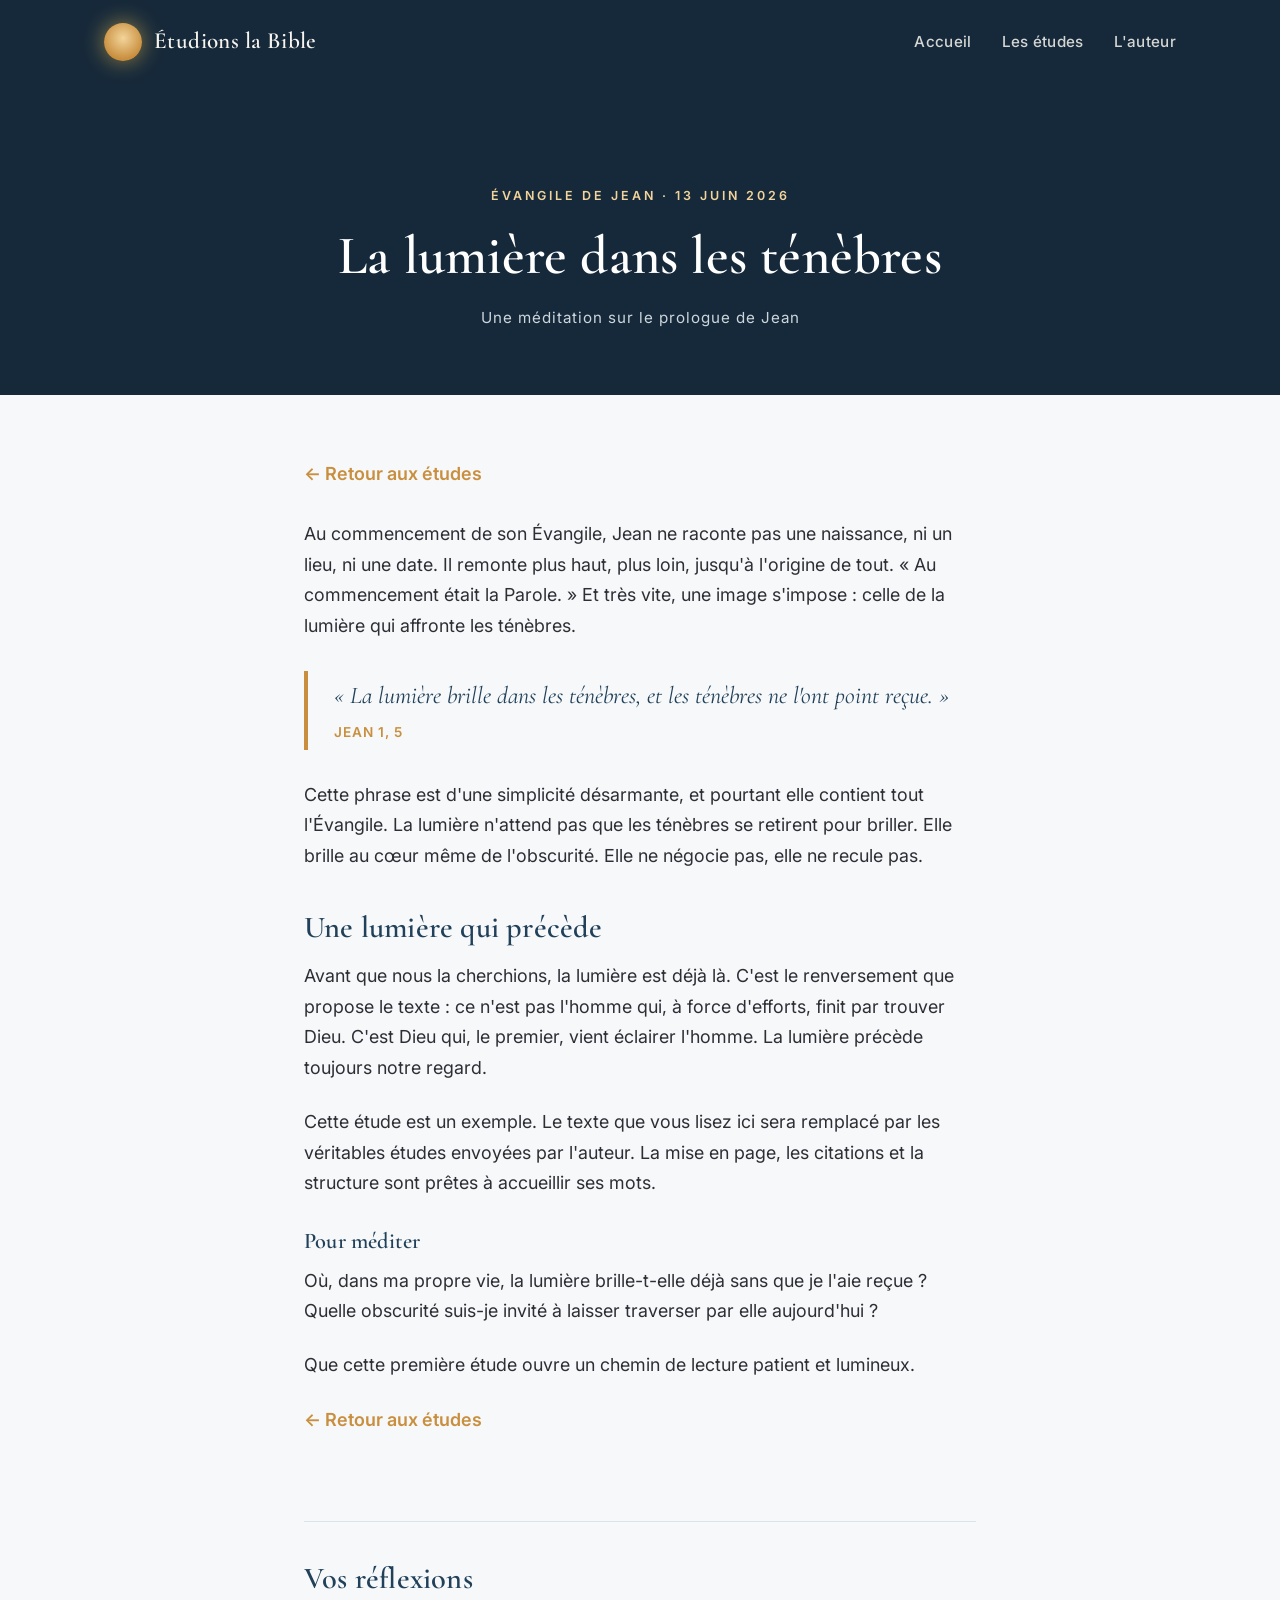
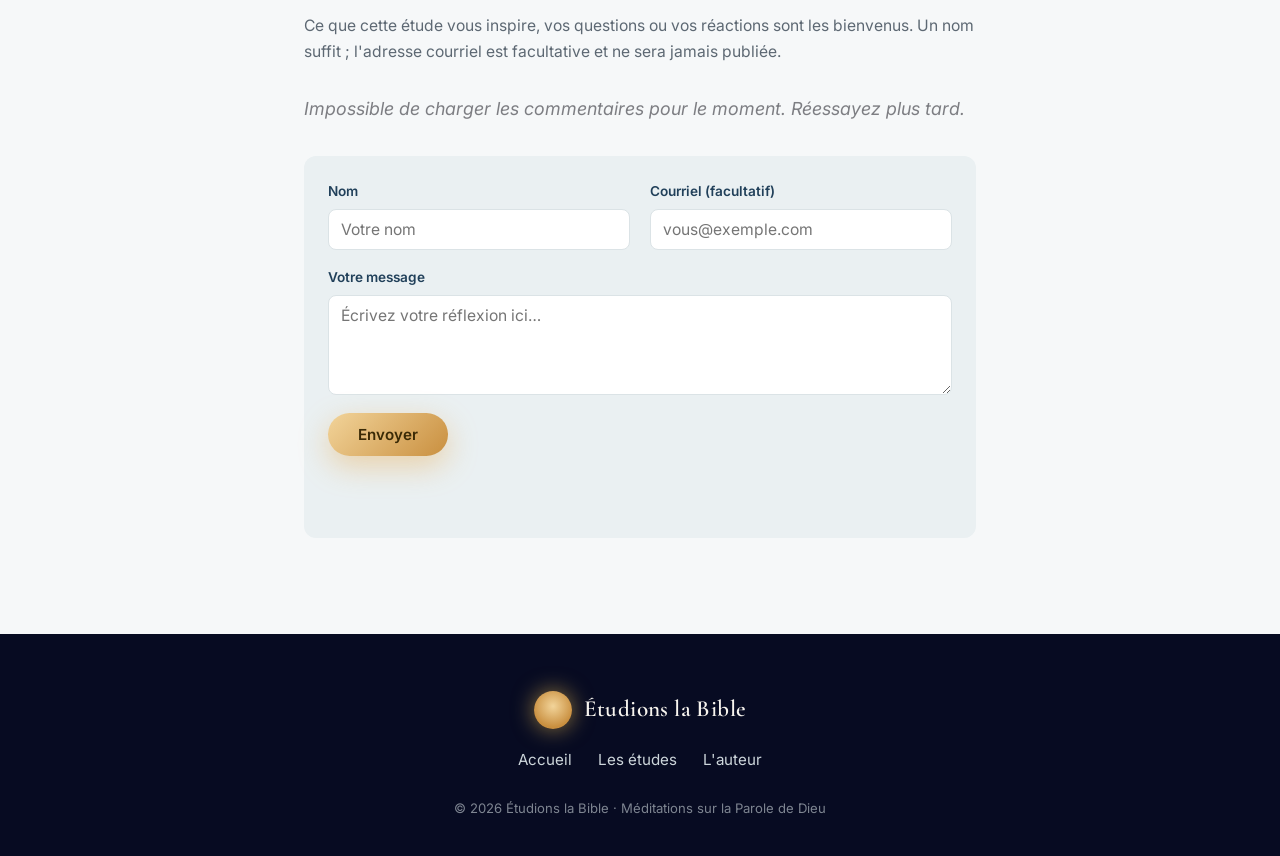
<file: etudes/la-lumiere-dans-les-tenebres.html>
<!DOCTYPE html>
<html lang="fr">
<head>
  <meta charset="UTF-8" />
  <meta name="viewport" content="width=device-width, initial-scale=1.0" />
  <title>La lumière dans les ténèbres — Étudions la Bible</title>
  <meta name="description" content="Une méditation sur le prologue de l'Évangile de Jean." />
  <link rel="preconnect" href="https://fonts.googleapis.com" />
  <link rel="preconnect" href="https://fonts.gstatic.com" crossorigin />
  <link href="https://fonts.googleapis.com/css2?family=Cormorant+Garamond:ital,wght@0,400;0,500;0,600;1,400;1,500&family=Inter:wght@300;400;500;600&display=swap" rel="stylesheet" />
  <link rel="stylesheet" href="../styles.css" />
</head>
<body>

  <header class="site-header solid">
    <div class="wrap">
      <nav class="nav">
        <a class="brand" href="../index.html">
          <span class="mark"></span>
          <span class="name">Étudions la Bible</span>
        </a>
        <div class="nav-links">
          <a href="../index.html">Accueil</a>
          <a href="../etudes.html">Les études</a>
          <a href="../index.html#auteur" class="hide-mobile">L'auteur</a>
        </div>
      </nav>
    </div>
  </header>

  <article>
    <div class="article-hero">
      <div class="wrap">
        <span class="eyebrow">Évangile de Jean · 13 juin 2026</span>
        <h1>La lumière dans les ténèbres</h1>
        <p class="meta">Une méditation sur le prologue de Jean</p>
      </div>
    </div>

    <div class="article-body">
      <div class="wrap inner">
        <a class="back-link" href="../etudes.html">Retour aux études</a>

        <p>Au commencement de son Évangile, Jean ne raconte pas une naissance, ni un lieu, ni une date. Il remonte plus haut, plus loin, jusqu'à l'origine de tout. « Au commencement était la Parole. » Et très vite, une image s'impose : celle de la lumière qui affronte les ténèbres.</p>

        <blockquote>
          « La lumière brille dans les ténèbres, et les ténèbres ne l'ont point reçue. »
          <span class="ref">Jean 1, 5</span>
        </blockquote>

        <p>Cette phrase est d'une simplicité désarmante, et pourtant elle contient tout l'Évangile. La lumière n'attend pas que les ténèbres se retirent pour briller. Elle brille au cœur même de l'obscurité. Elle ne négocie pas, elle ne recule pas.</p>

        <h2>Une lumière qui précède</h2>
        <p>Avant que nous la cherchions, la lumière est déjà là. C'est le renversement que propose le texte : ce n'est pas l'homme qui, à force d'efforts, finit par trouver Dieu. C'est Dieu qui, le premier, vient éclairer l'homme. La lumière précède toujours notre regard.</p>

        <p>Cette étude est un exemple. Le texte que vous lisez ici sera remplacé par les véritables études envoyées par l'auteur. La mise en page, les citations et la structure sont prêtes à accueillir ses mots.</p>

        <h3>Pour méditer</h3>
        <p>Où, dans ma propre vie, la lumière brille-t-elle déjà sans que je l'aie reçue ? Quelle obscurité suis-je invité à laisser traverser par elle aujourd'hui ?</p>

        <p>Que cette première étude ouvre un chemin de lecture patient et lumineux.</p>

        <a class="back-link" href="../etudes.html">Retour aux études</a>

        <div class="comments" data-app-id="ca55f3c8-d5f9-4e66-abd6-57273927afc3" data-page-id="la-lumiere-dans-les-tenebres" data-page-url="https://www.etudionslabible.com/etudes/la-lumiere-dans-les-tenebres.html" data-page-title="La lumière dans les ténèbres">
          <h2>Vos réflexions</h2>
          <p class="comments-intro">Ce que cette étude vous inspire, vos questions ou vos réactions sont les bienvenus. Un nom suffit ; l'adresse courriel est facultative et ne sera jamais publiée.</p>

          <div id="comments-list" class="comments-list">
            <p class="comments-loading">Chargement des commentaires…</p>
          </div>

          <form id="comments-form" class="comments-form">
            <div class="comments-form-row">
              <label>Nom
                <input type="text" name="nickname" required maxlength="80" placeholder="Votre nom" />
              </label>
              <label>Courriel (facultatif)
                <input type="email" name="email" maxlength="200" placeholder="vous@exemple.com" />
              </label>
            </div>
            <label class="comments-form-message">Votre message
              <textarea name="content" required maxlength="3000" rows="4" placeholder="Écrivez votre réflexion ici…"></textarea>
            </label>
            <button type="submit" class="btn btn-gold comments-submit">Envoyer</button>
            <p class="comments-status" aria-live="polite"></p>
          </form>
        </div>
        <script src="../comments.js"></script>
      </div>
    </div>
  </article>

  <footer class="site-footer">
    <div class="wrap">
      <a class="brand" href="../index.html">
        <span class="mark"></span>
        <span class="name">Étudions la Bible</span>
      </a>
      <div class="links">
        <a href="../index.html">Accueil</a>
        <a href="../etudes.html">Les études</a>
        <a href="../index.html#auteur">L'auteur</a>
      </div>
      <p class="fine">© 2026 Étudions la Bible · Méditations sur la Parole de Dieu</p>
    </div>
  </footer>

</body>
</html>
</file>
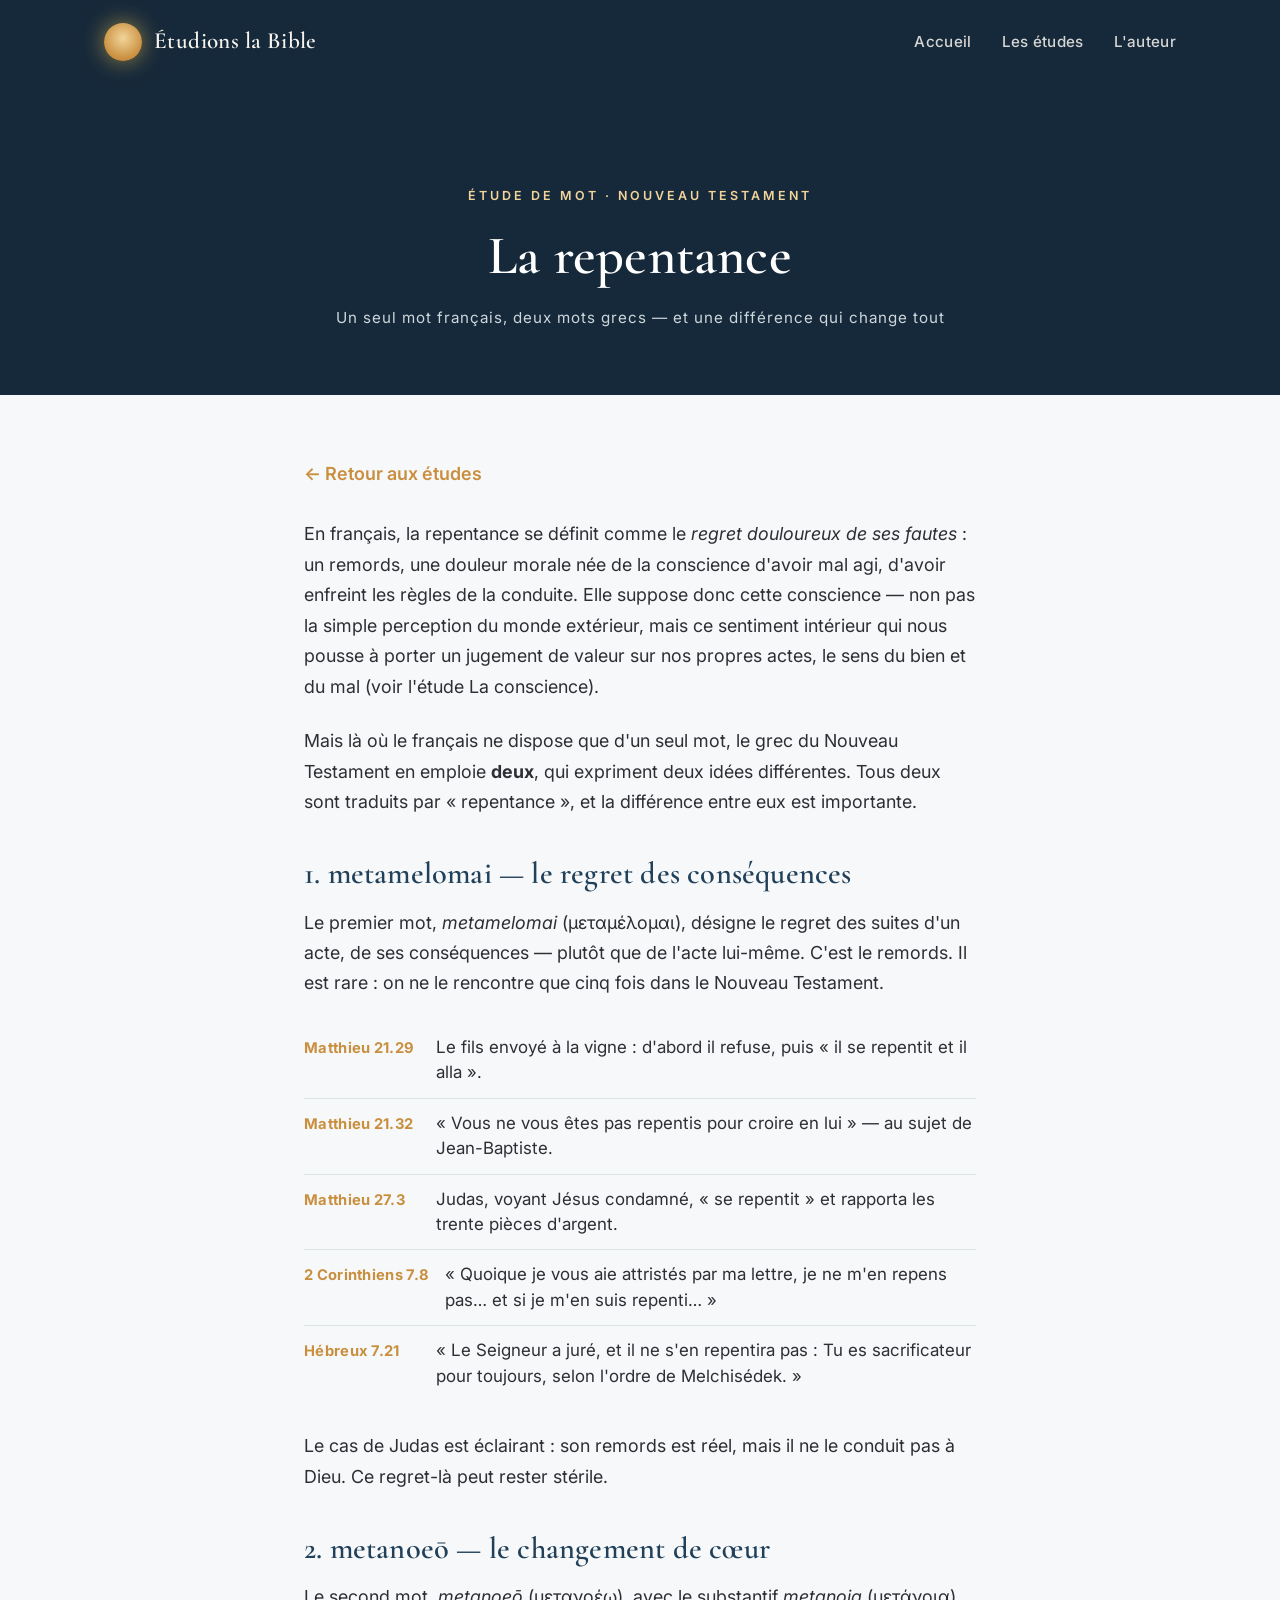
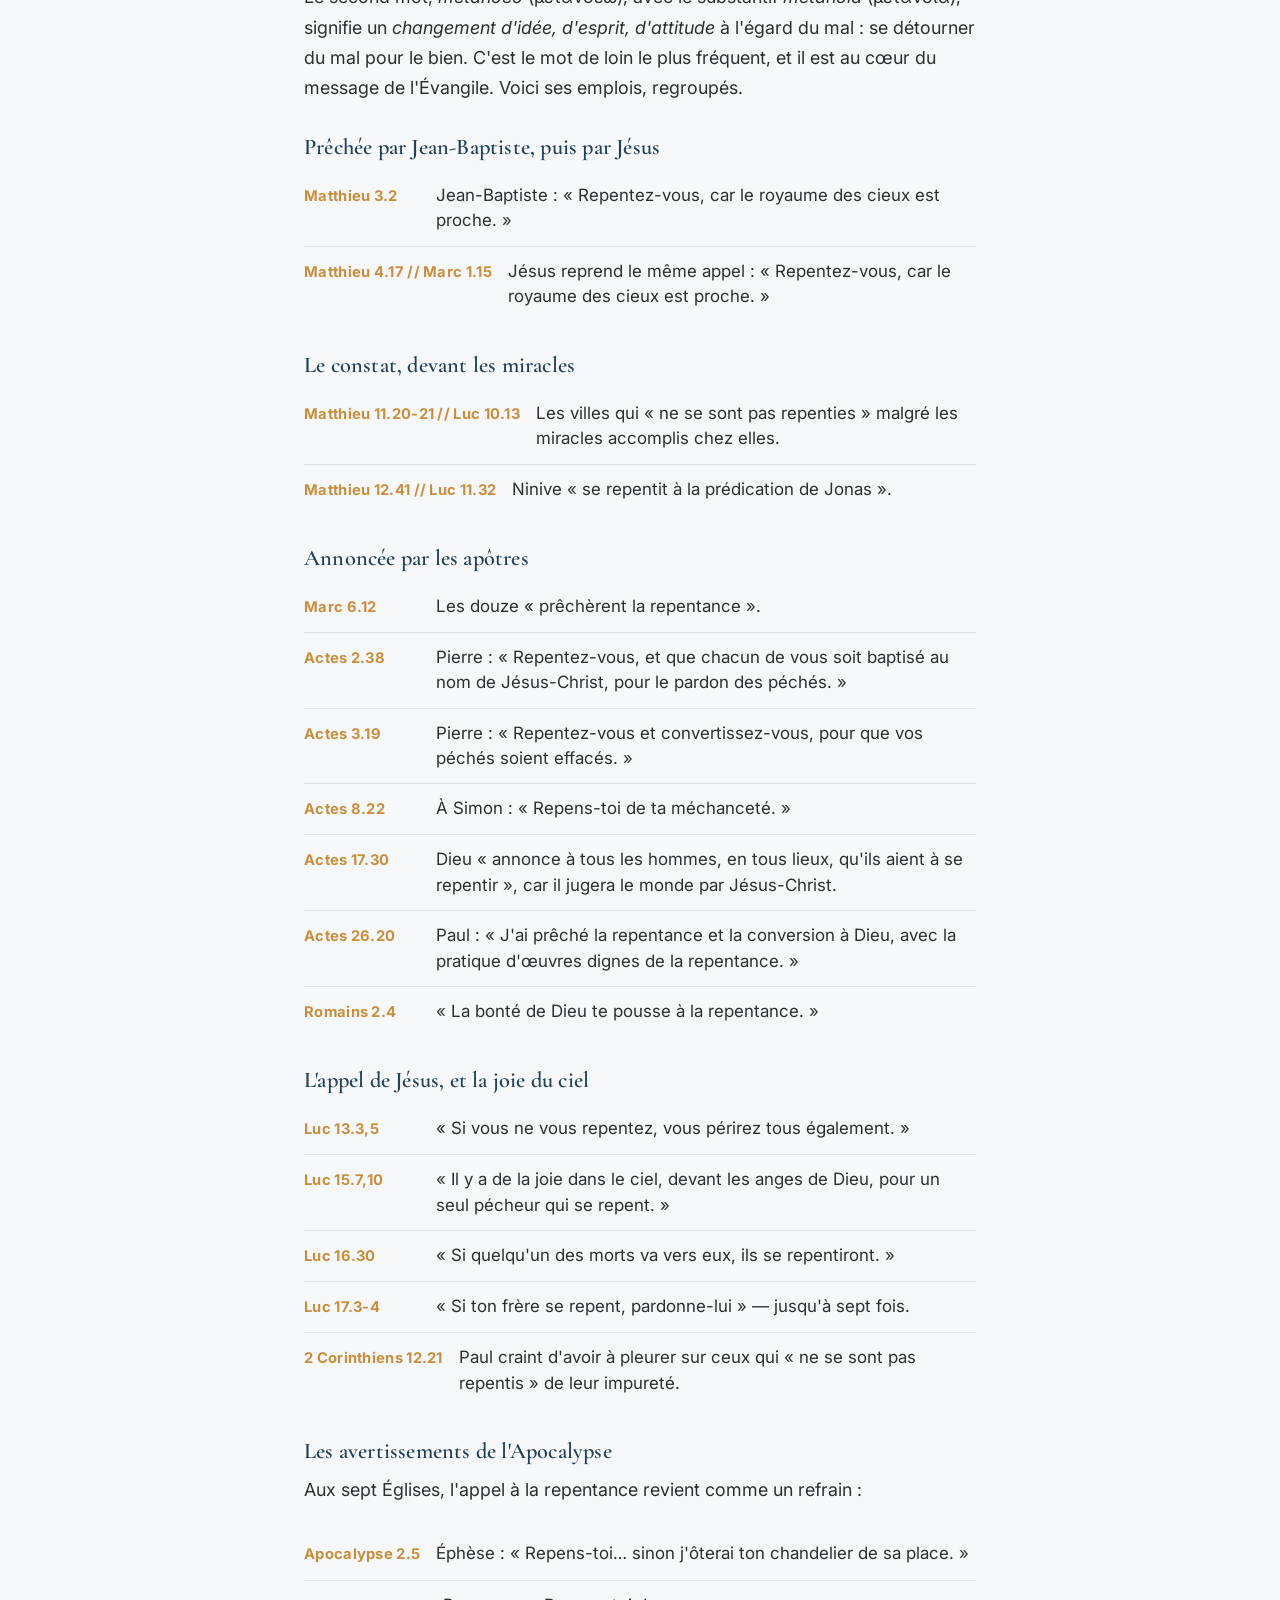
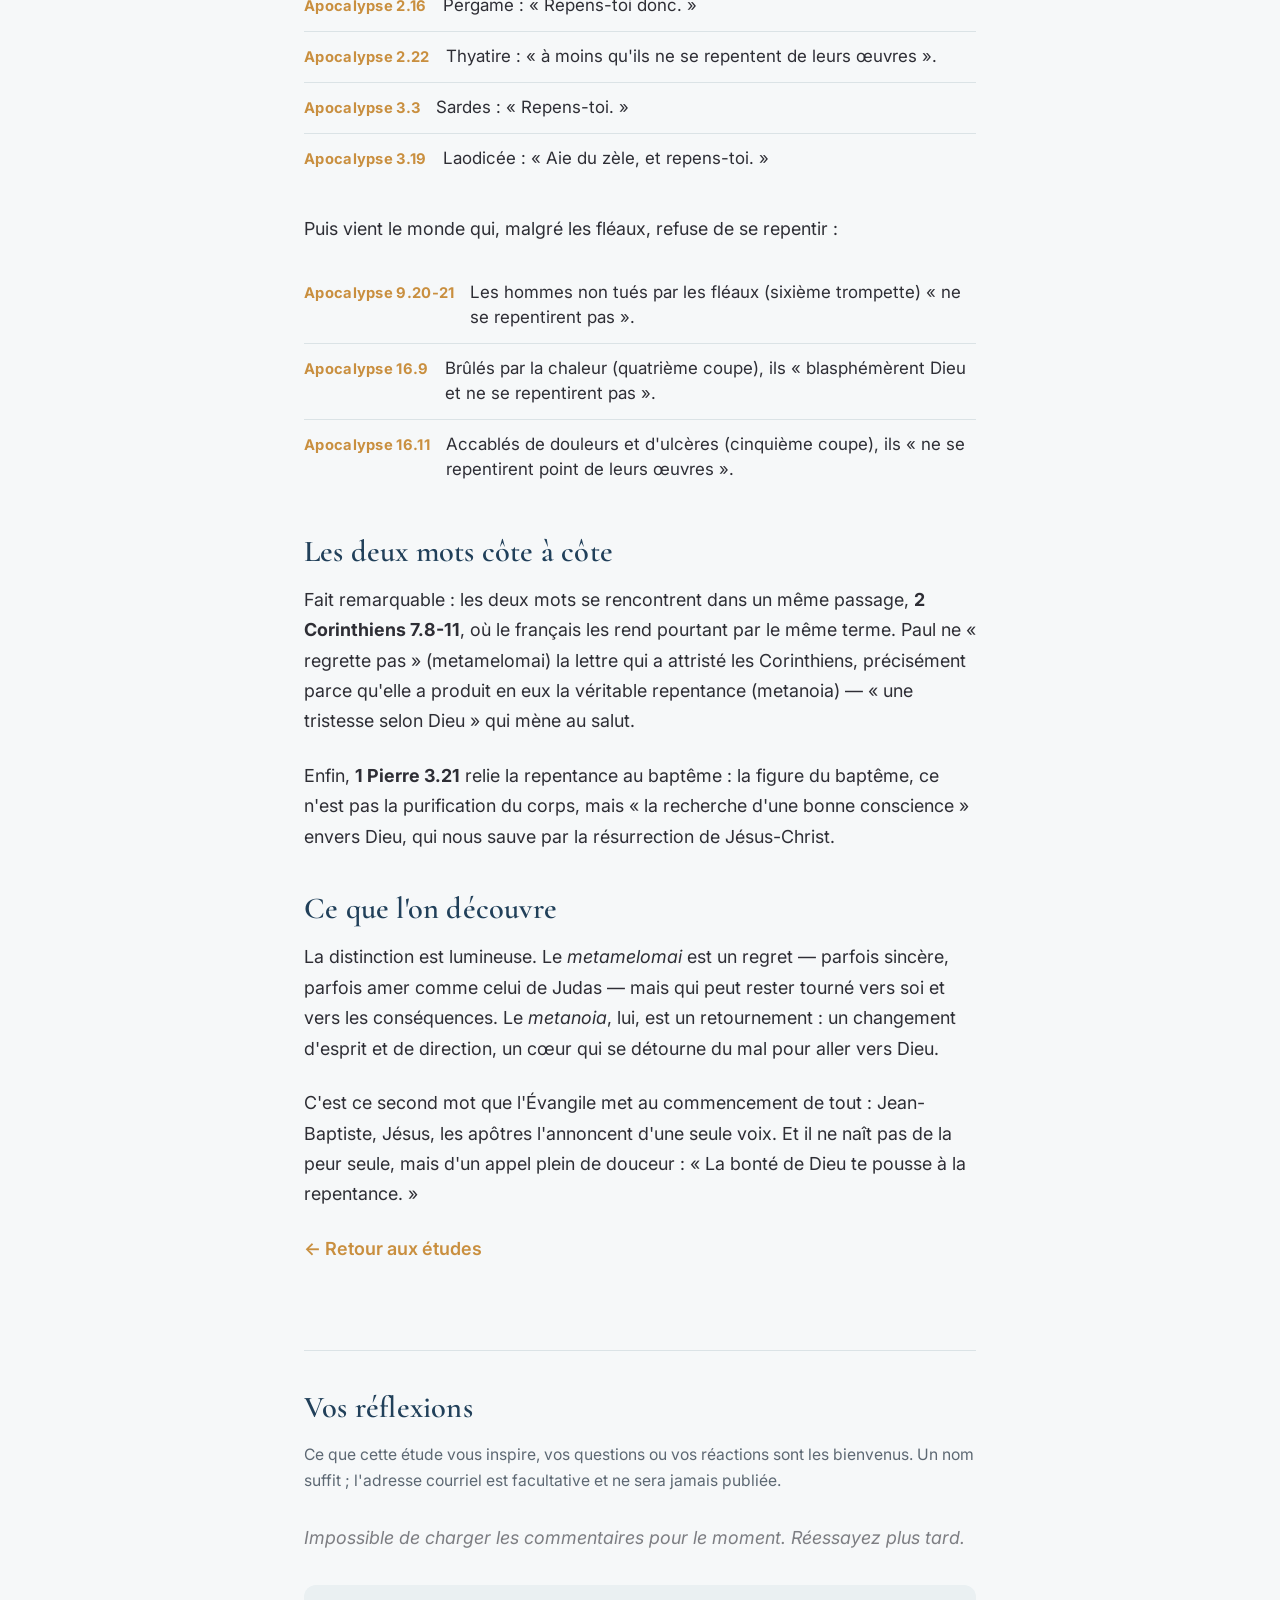
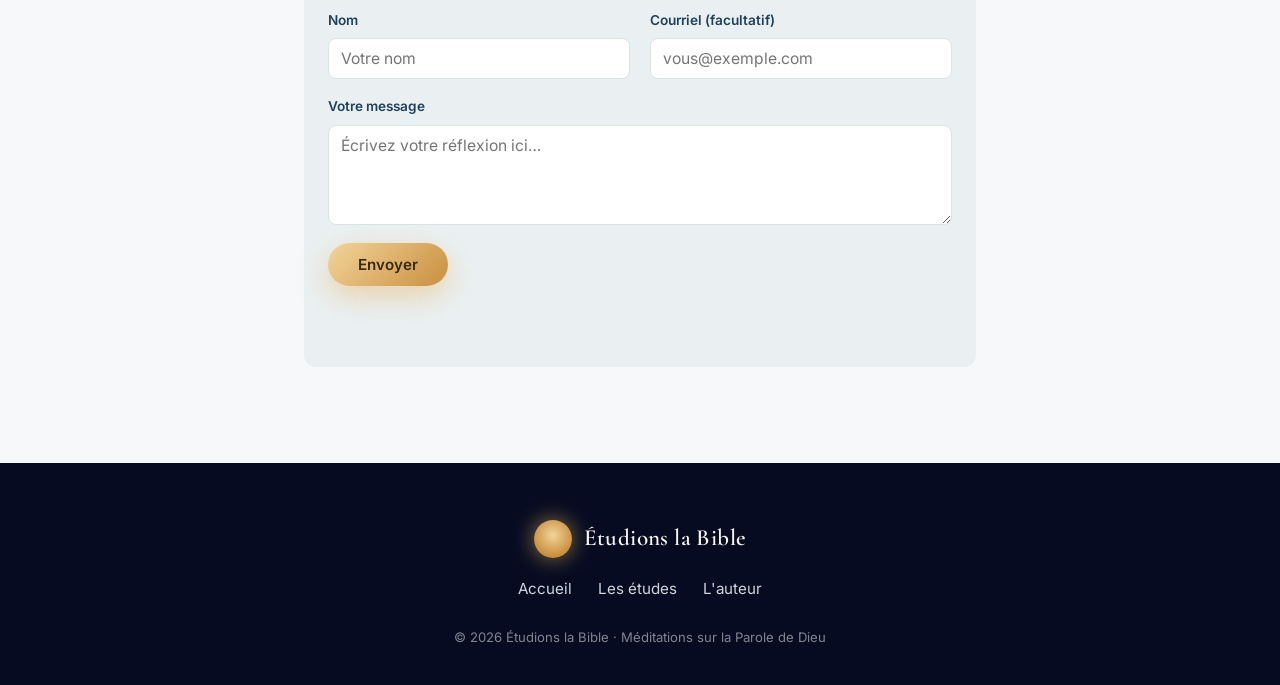
<file: etudes/la-repentance.html>
<!DOCTYPE html>
<html lang="fr">
<head>
  <meta charset="UTF-8" />
  <meta name="viewport" content="width=device-width, initial-scale=1.0" />
  <title>La repentance — Étudions la Bible</title>
  <meta name="description" content="Pourquoi le grec emploie deux mots — metamelomai (le regret des conséquences) et metanoeō (le changement de cœur) — là où le français n'en a qu'un. Une étude sur ce que l'Évangile entend par « se repentir »." />
  <!-- Aperçu pour Messenger / réseaux sociaux (Open Graph) -->
  <meta property="og:type" content="article" />
  <meta property="og:site_name" content="Étudions la Bible" />
  <meta property="og:locale" content="fr_FR" />
  <meta property="og:url" content="https://www.etudionslabible.com/etudes/la-repentance.html" />
  <meta property="og:title" content="La repentance — Étudions la Bible" />
  <meta property="og:description" content="Deux mots grecs — metamelomai et metanoeō — pour un seul mot français, et une différence qui change tout : ce que l'Évangile entend par « se repentir »." />
  <meta property="og:image" content="https://www.etudionslabible.com/assets/hero.jpg" />
  <meta property="og:image:width" content="3200" />
  <meta property="og:image:height" content="1800" />
  <meta property="og:image:alt" content="Rayons de soleil perçant les nuages au-dessus de l'océan" />
  <meta name="twitter:card" content="summary_large_image" />
  <meta name="twitter:title" content="La repentance — Étudions la Bible" />
  <meta name="twitter:description" content="Deux mots grecs pour un seul mot français : ce que l'Évangile entend par « se repentir »." />
  <meta name="twitter:image" content="https://www.etudionslabible.com/assets/hero.jpg" />
  <link rel="preconnect" href="https://fonts.googleapis.com" />
  <link rel="preconnect" href="https://fonts.gstatic.com" crossorigin />
  <link href="https://fonts.googleapis.com/css2?family=Cormorant+Garamond:ital,wght@0,400;0,500;0,600;1,400;1,500&family=Inter:wght@300;400;500;600&display=swap" rel="stylesheet" />
  <link rel="stylesheet" href="../styles.css" />
</head>
<body>

  <header class="site-header solid">
    <div class="wrap">
      <nav class="nav">
        <a class="brand" href="../index.html">
          <span class="mark"></span>
          <span class="name">Étudions la Bible</span>
        </a>
        <div class="nav-links">
          <a href="../index.html">Accueil</a>
          <a href="../etudes.html">Les études</a>
          <a href="../index.html#auteur" class="hide-mobile">L'auteur</a>
        </div>
      </nav>
    </div>
  </header>

  <article>
    <div class="article-hero">
      <div class="wrap">
        <span class="eyebrow">Étude de mot · Nouveau Testament</span>
        <h1>La repentance</h1>
        <p class="meta">Un seul mot français, deux mots grecs — et une différence qui change tout</p>
      </div>
    </div>

    <div class="article-body">
      <div class="wrap inner">
        <a class="back-link" href="../etudes.html">Retour aux études</a>

        <p>En français, la repentance se définit comme le <em>regret douloureux de ses fautes</em> : un remords, une douleur morale née de la conscience d'avoir mal agi, d'avoir enfreint les règles de la conduite. Elle suppose donc cette conscience — non pas la simple perception du monde extérieur, mais ce sentiment intérieur qui nous pousse à porter un jugement de valeur sur nos propres actes, le sens du bien et du mal (voir l'étude <a href="la-conscience.html">La conscience</a>).</p>

        <p>Mais là où le français ne dispose que d'un seul mot, le grec du Nouveau Testament en emploie <strong>deux</strong>, qui expriment deux idées différentes. Tous deux sont traduits par « repentance », et la différence entre eux est importante.</p>

        <h2>1. <span lang="grc">metamelomai</span> — le regret des conséquences</h2>
        <p>Le premier mot, <em>metamelomai</em> (μεταμέλομαι), désigne le regret des suites d'un acte, de ses conséquences — plutôt que de l'acte lui-même. C'est le remords. Il est rare : on ne le rencontre que cinq fois dans le Nouveau Testament.</p>
        <ul class="ref-list">
          <li><span class="r">Matthieu 21.29</span><span class="t">Le fils envoyé à la vigne : d'abord il refuse, puis « il se repentit et il alla ».</span></li>
          <li><span class="r">Matthieu 21.32</span><span class="t">« Vous ne vous êtes pas repentis pour croire en lui » — au sujet de Jean-Baptiste.</span></li>
          <li><span class="r">Matthieu 27.3</span><span class="t">Judas, voyant Jésus condamné, « se repentit » et rapporta les trente pièces d'argent.</span></li>
          <li><span class="r">2 Corinthiens 7.8</span><span class="t">« Quoique je vous aie attristés par ma lettre, je ne m'en repens pas… et si je m'en suis repenti… »</span></li>
          <li><span class="r">Hébreux 7.21</span><span class="t">« Le Seigneur a juré, et il ne s'en repentira pas : Tu es sacrificateur pour toujours, selon l'ordre de Melchisédek. »</span></li>
        </ul>
        <p>Le cas de Judas est éclairant : son remords est réel, mais il ne le conduit pas à Dieu. Ce regret-là peut rester stérile.</p>

        <h2>2. <span lang="grc">metanoeō</span> — le changement de cœur</h2>
        <p>Le second mot, <em>metanoeō</em> (μετανοέω), avec le substantif <em>metanoia</em> (μετάνοια), signifie un <em>changement d'idée, d'esprit, d'attitude</em> à l'égard du mal : se détourner du mal pour le bien. C'est le mot de loin le plus fréquent, et il est au cœur du message de l'Évangile. Voici ses emplois, regroupés.</p>

        <h3>Prêchée par Jean-Baptiste, puis par Jésus</h3>
        <ul class="ref-list">
          <li><span class="r">Matthieu 3.2</span><span class="t">Jean-Baptiste : « Repentez-vous, car le royaume des cieux est proche. »</span></li>
          <li><span class="r">Matthieu 4.17&nbsp;// Marc 1.15</span><span class="t">Jésus reprend le même appel : « Repentez-vous, car le royaume des cieux est proche. »</span></li>
        </ul>

        <h3>Le constat, devant les miracles</h3>
        <ul class="ref-list">
          <li><span class="r">Matthieu 11.20-21&nbsp;// Luc 10.13</span><span class="t">Les villes qui « ne se sont pas repenties » malgré les miracles accomplis chez elles.</span></li>
          <li><span class="r">Matthieu 12.41&nbsp;// Luc 11.32</span><span class="t">Ninive « se repentit à la prédication de Jonas ».</span></li>
        </ul>

        <h3>Annoncée par les apôtres</h3>
        <ul class="ref-list">
          <li><span class="r">Marc 6.12</span><span class="t">Les douze « prêchèrent la repentance ».</span></li>
          <li><span class="r">Actes 2.38</span><span class="t">Pierre : « Repentez-vous, et que chacun de vous soit baptisé au nom de Jésus-Christ, pour le pardon des péchés. »</span></li>
          <li><span class="r">Actes 3.19</span><span class="t">Pierre : « Repentez-vous et convertissez-vous, pour que vos péchés soient effacés. »</span></li>
          <li><span class="r">Actes 8.22</span><span class="t">À Simon : « Repens-toi de ta méchanceté. »</span></li>
          <li><span class="r">Actes 17.30</span><span class="t">Dieu « annonce à tous les hommes, en tous lieux, qu'ils aient à se repentir », car il jugera le monde par Jésus-Christ.</span></li>
          <li><span class="r">Actes 26.20</span><span class="t">Paul : « J'ai prêché la repentance et la conversion à Dieu, avec la pratique d'œuvres dignes de la repentance. »</span></li>
          <li><span class="r">Romains 2.4</span><span class="t">« La bonté de Dieu te pousse à la repentance. »</span></li>
        </ul>

        <h3>L'appel de Jésus, et la joie du ciel</h3>
        <ul class="ref-list">
          <li><span class="r">Luc 13.3,5</span><span class="t">« Si vous ne vous repentez, vous périrez tous également. »</span></li>
          <li><span class="r">Luc 15.7,10</span><span class="t">« Il y a de la joie dans le ciel, devant les anges de Dieu, pour un seul pécheur qui se repent. »</span></li>
          <li><span class="r">Luc 16.30</span><span class="t">« Si quelqu'un des morts va vers eux, ils se repentiront. »</span></li>
          <li><span class="r">Luc 17.3-4</span><span class="t">« Si ton frère se repent, pardonne-lui » — jusqu'à sept fois.</span></li>
          <li><span class="r">2 Corinthiens 12.21</span><span class="t">Paul craint d'avoir à pleurer sur ceux qui « ne se sont pas repentis » de leur impureté.</span></li>
        </ul>

        <h3>Les avertissements de l'Apocalypse</h3>
        <p>Aux sept Églises, l'appel à la repentance revient comme un refrain :</p>
        <ul class="ref-list">
          <li><span class="r">Apocalypse 2.5</span><span class="t">Éphèse : « Repens-toi… sinon j'ôterai ton chandelier de sa place. »</span></li>
          <li><span class="r">Apocalypse 2.16</span><span class="t">Pergame : « Repens-toi donc. »</span></li>
          <li><span class="r">Apocalypse 2.22</span><span class="t">Thyatire : « à moins qu'ils ne se repentent de leurs œuvres ».</span></li>
          <li><span class="r">Apocalypse 3.3</span><span class="t">Sardes : « Repens-toi. »</span></li>
          <li><span class="r">Apocalypse 3.19</span><span class="t">Laodicée : « Aie du zèle, et repens-toi. »</span></li>
        </ul>
        <p>Puis vient le monde qui, malgré les fléaux, refuse de se repentir :</p>
        <ul class="ref-list">
          <li><span class="r">Apocalypse 9.20-21</span><span class="t">Les hommes non tués par les fléaux (sixième trompette) « ne se repentirent pas ».</span></li>
          <li><span class="r">Apocalypse 16.9</span><span class="t">Brûlés par la chaleur (quatrième coupe), ils « blasphémèrent Dieu et ne se repentirent pas ».</span></li>
          <li><span class="r">Apocalypse 16.11</span><span class="t">Accablés de douleurs et d'ulcères (cinquième coupe), ils « ne se repentirent point de leurs œuvres ».</span></li>
        </ul>

        <h2>Les deux mots côte à côte</h2>
        <p>Fait remarquable : les deux mots se rencontrent dans un même passage, <strong>2 Corinthiens 7.8-11</strong>, où le français les rend pourtant par le même terme. Paul ne « regrette pas » (metamelomai) la lettre qui a attristé les Corinthiens, précisément parce qu'elle a produit en eux la véritable repentance (metanoia) — « une tristesse selon Dieu » qui mène au salut.</p>
        <p>Enfin, <strong>1 Pierre 3.21</strong> relie la repentance au baptême : la figure du baptême, ce n'est pas la purification du corps, mais « la recherche d'une bonne conscience » envers Dieu, qui nous sauve par la résurrection de Jésus-Christ.</p>

        <h2>Ce que l'on découvre</h2>
        <p>La distinction est lumineuse. Le <em>metamelomai</em> est un regret — parfois sincère, parfois amer comme celui de Judas — mais qui peut rester tourné vers soi et vers les conséquences. Le <em>metanoia</em>, lui, est un retournement : un changement d'esprit et de direction, un cœur qui se détourne du mal pour aller vers Dieu.</p>
        <p>C'est ce second mot que l'Évangile met au commencement de tout : Jean-Baptiste, Jésus, les apôtres l'annoncent d'une seule voix. Et il ne naît pas de la peur seule, mais d'un appel plein de douceur : « La bonté de Dieu te pousse à la repentance. »</p>

        <a class="back-link" href="../etudes.html">Retour aux études</a>

        <div class="comments" data-app-id="ca55f3c8-d5f9-4e66-abd6-57273927afc3" data-page-id="la-repentance" data-page-url="https://www.etudionslabible.com/etudes/la-repentance.html" data-page-title="La repentance">
          <h2>Vos réflexions</h2>
          <p class="comments-intro">Ce que cette étude vous inspire, vos questions ou vos réactions sont les bienvenus. Un nom suffit ; l'adresse courriel est facultative et ne sera jamais publiée.</p>

          <div id="comments-list" class="comments-list">
            <p class="comments-loading">Chargement des commentaires…</p>
          </div>

          <form id="comments-form" class="comments-form">
            <div class="comments-form-row">
              <label>Nom
                <input type="text" name="nickname" required maxlength="80" placeholder="Votre nom" />
              </label>
              <label>Courriel (facultatif)
                <input type="email" name="email" maxlength="200" placeholder="vous@exemple.com" />
              </label>
            </div>
            <label class="comments-form-message">Votre message
              <textarea name="content" required maxlength="3000" rows="4" placeholder="Écrivez votre réflexion ici…"></textarea>
            </label>
            <button type="submit" class="btn btn-gold comments-submit">Envoyer</button>
            <p class="comments-status" aria-live="polite"></p>
          </form>
        </div>
        <script src="../comments.js"></script>
      </div>
    </div>
  </article>

  <footer class="site-footer">
    <div class="wrap">
      <a class="brand" href="../index.html">
        <span class="mark"></span>
        <span class="name">Étudions la Bible</span>
      </a>
      <div class="links">
        <a href="../index.html">Accueil</a>
        <a href="../etudes.html">Les études</a>
        <a href="../index.html#auteur">L'auteur</a>
      </div>
      <p class="fine">© 2026 Étudions la Bible · Méditations sur la Parole de Dieu</p>
    </div>
  </footer>

</body>
</html>
</file>
<file: styles.css>
/* ============================================================
   Étudions la Bible — feuille de style partagée
   Palette : ciel indigo profond + rayons dorés
   ============================================================ */

:root {
  /* Palette « mer & lumière » — accordée à la photo du soleil perçant les nuages
     au-dessus de l'océan : ardoise marine, argent, or chaud, blancs aérés. */
  --indigo-deep: #16293a;   /* ardoise marine profonde (sections sombres) */
  --indigo: #21405a;        /* bleu ardoise (titres) */
  --indigo-soft: #34607f;   /* bleu mer plus clair (dégradés) */
  --gold: #e6b85c;
  --gold-soft: #f2d49a;
  --gold-warm: #c98f3f;
  --cream: #f7f4ee;
  --cream-dim: #cdd6db;     /* gris-bleu doux pour le texte sur fond sombre */
  --ink: #233240;          /* ardoise pour le texte courant */
  --paper: #f6f8f9;        /* blanc cassé frais */
  --paper-2: #eaf0f2;      /* gris-bleu pâle */
  --line: #dbe3e6;
  --shadow: rgba(22, 41, 58, 0.14);

  --serif: "Cormorant Garamond", Georgia, "Times New Roman", serif;
  --sans: "Inter", -apple-system, BlinkMacSystemFont, "Segoe UI", sans-serif;

  --maxw: 1120px;
  --radius: 16px;
}

* { box-sizing: border-box; margin: 0; padding: 0; }

html { scroll-behavior: smooth; }

body {
  font-family: var(--sans);
  color: var(--ink);
  background: var(--paper);
  line-height: 1.7;
  font-size: 18px;
  -webkit-font-smoothing: antialiased;
}

img { max-width: 100%; display: block; }
a { color: inherit; text-decoration: none; }

.wrap { width: 100%; max-width: var(--maxw); margin: 0 auto; padding: 0 24px; }

/* ---------- Typographie ---------- */
h1, h2, h3 { font-family: var(--serif); font-weight: 600; line-height: 1.12; letter-spacing: 0.2px; }
h2.section-title { font-size: clamp(2rem, 4vw, 3rem); color: var(--indigo); text-align: center; }
.eyebrow {
  font-family: var(--sans);
  text-transform: uppercase;
  letter-spacing: 3px;
  font-size: 0.78rem;
  font-weight: 600;
  color: var(--gold-warm);
}

/* ============================================================
   En-tête / Navigation
   ============================================================ */
.site-header {
  position: absolute; top: 0; left: 0; right: 0; z-index: 20;
}
.nav {
  display: flex; align-items: center; justify-content: space-between;
  padding: 22px 0;
}
.brand { display: flex; align-items: center; gap: 12px; color: var(--cream); }
.brand .mark {
  width: 38px; height: 38px; border-radius: 50%;
  background: radial-gradient(circle at 50% 40%, var(--gold-soft), var(--gold-warm) 70%);
  box-shadow: 0 0 22px rgba(245, 196, 81, 0.6);
  flex: none;
}
.brand .name { font-family: var(--serif); font-size: 1.45rem; font-weight: 600; letter-spacing: 0.4px; }
.nav-links { display: flex; gap: 30px; align-items: center; }
.nav-links a {
  color: var(--cream); font-size: 0.95rem; font-weight: 500; letter-spacing: 0.3px;
  opacity: 0.85; transition: opacity .2s, color .2s;
}
.nav-links a:hover { opacity: 1; color: var(--gold-soft); }

/* internal pages get a solid header */
.site-header.solid { position: relative; background: var(--indigo-deep); }
.site-header.solid .brand,
.site-header.solid .nav-links a { color: var(--cream); }

/* ============================================================
   HERO — soleil perçant les nuages
   ============================================================ */
.hero {
  position: relative;
  min-height: 100vh;
  display: flex;
  align-items: center;
  overflow: hidden;
  /* Photo du hero. L'ordre des couches compte (la 1re est au-dessus) :
       1) un voile dégradé pour la lisibilité du texte ;
       2) VOTRE image locale "assets/hero.jpg" — déposez-y votre photo et elle
          remplacera automatiquement celle d'en dessous, sans toucher au code ;
       3) photo de repli : « Sunlight beams through clouds over the ocean »,
          Hennie Stander / Unsplash (proche de votre image), visible tant que
          assets/hero.jpg n'existe pas. */
  background-image:
    linear-gradient(to bottom,
      rgba(20,38,54,0.30) 0%, rgba(20,38,54,0.04) 30%,
      rgba(20,38,54,0.06) 58%, rgba(20,38,54,0.38) 100%),
    url("assets/hero.jpg"),
    url("https://images.unsplash.com/photo-1742941771749-1b7e0bbcd7f8?q=80&w=2400&auto=format&fit=crop");
  background-size: cover, cover, cover;
  background-position: center 42%;
  background-repeat: no-repeat;
  background-color: var(--indigo-deep); /* repli ultime si rien ne charge */
}

/* Le hero affiche maintenant une vraie photo : on masque le décor dessiné
   (soleil, rayons et nuages SVG). Supprimez ces lignes pour les réafficher. */
.hero .sun,
.hero .rays,
.hero .clouds { display: none; }

/* glow of the sun */
.hero .sun {
  position: absolute;
  top: 12%; left: 50%;
  width: 220px; height: 220px;
  transform: translateX(-50%);
  border-radius: 50%;
  background: radial-gradient(circle, #fff7e0 0%, var(--gold-soft) 30%, rgba(245,196,81,0.0) 70%);
  box-shadow: 0 0 120px 60px rgba(245, 196, 81, 0.45);
  filter: blur(2px);
  animation: sunPulse 7s ease-in-out infinite;
  z-index: 2;
}
@keyframes sunPulse {
  0%, 100% { opacity: 0.92; transform: translateX(-50%) scale(1); }
  50%      { opacity: 1;    transform: translateX(-50%) scale(1.05); }
}

/* light rays */
.hero .rays {
  position: absolute;
  top: -10%; left: 50%;
  width: 1400px; height: 1400px;
  transform: translateX(-50%);
  z-index: 1;
  pointer-events: none;
  opacity: 0.55;
  animation: raysTurn 90s linear infinite, raysBreathe 8s ease-in-out infinite;
  transform-origin: 50% 18%;
}
.hero .rays span {
  position: absolute;
  top: 18%; left: 50%;
  width: 120px; height: 900px;
  background: linear-gradient(to bottom, rgba(247, 217, 138, 0.55), rgba(247, 217, 138, 0));
  transform-origin: top center;
  clip-path: polygon(42% 0, 58% 0, 100% 100%, 0% 100%);
}
@keyframes raysTurn   { to { transform: translateX(-50%) rotate(360deg); } }
@keyframes raysBreathe{ 0%,100%{ opacity:.45 } 50%{ opacity:.65 } }

/* cloud layers */
.hero .clouds { position: absolute; inset: 0; z-index: 3; pointer-events: none; }
.hero .cloud {
  position: absolute;
  background: radial-gradient(closest-side, rgba(28, 38, 92, 0.95), rgba(20, 28, 74, 0.65) 70%, rgba(20,28,74,0));
  filter: blur(6px);
  border-radius: 50%;
}
.cloud.c1 { width: 620px; height: 220px; top: 20%; left: -6%;  animation: drift1 26s ease-in-out infinite; }
.cloud.c2 { width: 760px; height: 260px; top: 30%; right: -10%; animation: drift2 32s ease-in-out infinite; }
.cloud.c3 { width: 520px; height: 200px; top: 8%;  right: 12%;  opacity: .8; animation: drift1 30s ease-in-out infinite reverse; }
.cloud.c4 { width: 900px; height: 320px; bottom: -8%; left: 50%; transform: translateX(-50%);
            background: radial-gradient(closest-side, rgba(12, 18, 52, 1), rgba(12,18,52,0)); }
@keyframes drift1 { 0%,100%{ transform: translateX(0) } 50%{ transform: translateX(40px) } }
@keyframes drift2 { 0%,100%{ transform: translateX(0) } 50%{ transform: translateX(-46px) } }

/* bottom fade for legibility */
.hero::after {
  content: ""; position: absolute; left: 0; right: 0; bottom: 0; height: 32%;
  background: linear-gradient(to bottom, rgba(20,38,54,0), rgba(20,38,54,0.28) 92%);
  z-index: 4;
}

.hero-content {
  position: relative; z-index: 10;
  text-align: center;
  color: var(--cream);
  width: 100%;
  padding-top: 90px;
}
.hero-content .eyebrow { color: var(--gold-warm); display: inline-block; margin-bottom: 18px; text-shadow: 0 1px 16px rgba(20,38,54,0.6), 0 1px 3px rgba(20,38,54,0.5); }
.hero-content h1 {
  font-size: clamp(2.8rem, 7vw, 5.4rem);
  color: #fff;
  text-shadow: 0 2px 30px rgba(20,38,54,0.55), 0 1px 4px rgba(20,38,54,0.45);
  margin-bottom: 18px;
}
.hero-content h1 .accent { color: var(--gold-soft); }
.hero-content .lead {
  font-size: clamp(1.05rem, 2.2vw, 1.4rem);
  max-width: 640px; margin: 0 auto 36px;
  color: #eef3f6;
  font-weight: 300;
  text-shadow: 0 1px 14px rgba(20,38,54,0.55);
}

.btn {
  display: inline-block;
  font-family: var(--sans); font-weight: 600; font-size: 1rem;
  padding: 15px 34px; border-radius: 999px;
  cursor: pointer; border: none; transition: transform .2s, box-shadow .2s;
}
.btn-gold {
  background: linear-gradient(135deg, var(--gold-soft), var(--gold-warm));
  color: #3a2a06;
  box-shadow: 0 10px 30px rgba(233, 162, 59, 0.4);
}
.btn-gold:hover { transform: translateY(-2px); box-shadow: 0 14px 36px rgba(233, 162, 59, 0.55); }
.btn-ghost { background: transparent; color: var(--cream); border: 1.5px solid rgba(246,241,231,0.5); }
.btn-ghost:hover { border-color: var(--gold-soft); color: var(--gold-soft); }
.hero-actions { display: flex; gap: 16px; justify-content: center; flex-wrap: wrap; }

.scroll-cue {
  position: absolute; bottom: 26px; left: 50%; transform: translateX(-50%);
  z-index: 10; color: var(--cream); opacity: .7; font-size: .8rem; letter-spacing: 2px;
  text-transform: uppercase; animation: bob 2.4s ease-in-out infinite;
}
@keyframes bob { 0%,100%{ transform: translateX(-50%) translateY(0) } 50%{ transform: translateX(-50%) translateY(8px) } }

/* ============================================================
   Sections de contenu
   ============================================================ */
section.block { padding: 96px 0; }
.intro { background: var(--paper); }
.intro .inner { max-width: 760px; margin: 0 auto; text-align: center; }
.intro p.verse {
  font-family: var(--serif); font-size: clamp(1.4rem, 3vw, 2rem); font-style: italic;
  color: var(--indigo); line-height: 1.45; margin: 22px 0 14px;
}
.intro p.verse-ref { color: var(--gold-warm); font-weight: 600; letter-spacing: 1px; }
.intro p.body { color: #444; margin-top: 26px; }

/* études — grille */
.studies { background: var(--paper-2); }
.studies .head { text-align: center; margin-bottom: 54px; }
.studies .head p { color: #5a5a5a; margin-top: 12px; }
.grid {
  display: grid; grid-template-columns: repeat(auto-fill, minmax(320px, 1fr)); gap: 28px;
}
.card {
  background: #fff; border: 1px solid var(--line); border-radius: var(--radius);
  overflow: hidden; display: flex; flex-direction: column;
  transition: transform .25s, box-shadow .25s;
}
.card:hover { transform: translateY(-6px); box-shadow: 0 18px 40px var(--shadow); }
.card .thumb {
  height: 168px; position: relative; overflow: hidden;
  background: radial-gradient(120% 120% at 50% 0%, #3a4aa0, var(--indigo-deep));
}
.card .thumb .glow {
  position: absolute; top: -30%; left: 50%; transform: translateX(-50%);
  width: 180px; height: 180px; border-radius: 50%;
  background: radial-gradient(circle, rgba(247,217,138,.9), rgba(247,217,138,0) 70%);
}
.card .body { padding: 24px; display: flex; flex-direction: column; flex: 1; }
.card .meta { font-size: .8rem; color: var(--gold-warm); font-weight: 600; letter-spacing: 1px; text-transform: uppercase; }
.card h3 { font-size: 1.5rem; color: var(--indigo); margin: 10px 0 12px; }
.card p { color: #555; font-size: .98rem; flex: 1; }
.card .more { margin-top: 18px; color: var(--gold-warm); font-weight: 600; font-size: .95rem; }
.card .more::after { content: " →"; }

/* auteur */
.author { background: var(--indigo-deep); color: var(--cream); }
.author .inner { max-width: 720px; margin: 0 auto; }
.author .portrait {
  width: 200px; height: 200px; border-radius: 50%; justify-self: center;
  background: radial-gradient(circle at 50% 35%, var(--indigo-soft), var(--indigo-deep));
  border: 2px solid rgba(245,196,81,0.4);
  display: flex; align-items: center; justify-content: center;
  font-family: var(--serif); font-size: 4rem; color: var(--gold-soft);
}
.author h2 { color: #fff; font-size: 2.2rem; margin-bottom: 8px; }
.author .role { color: var(--gold-soft); font-weight: 600; letter-spacing: 1px; margin-bottom: 18px; }
.author p { color: var(--cream-dim); font-weight: 300; }

/* ============================================================
   Page liste des études
   ============================================================ */
.page-hero {
  background: linear-gradient(160deg, var(--indigo-soft), var(--indigo-deep));
  color: var(--cream); text-align: center; padding: 84px 0 72px;
}
.page-hero h1 { color: #fff; font-size: clamp(2.4rem, 5vw, 3.6rem); }
.page-hero p { color: var(--cream-dim); max-width: 620px; margin: 16px auto 0; font-weight: 300; }
.studies-list { padding: 72px 0 96px; background: var(--paper); }

/* ============================================================
   Page article
   ============================================================ */
.article-hero { background: var(--indigo-deep); color: var(--cream); padding: 96px 0 64px; text-align: center; }
.article-hero .eyebrow { color: var(--gold-soft); }
.article-hero h1 { color: #fff; font-size: clamp(2.2rem, 5vw, 3.4rem); max-width: 820px; margin: 16px auto 18px; }
.article-hero .meta { color: var(--cream-dim); font-size: .95rem; letter-spacing: 1px; }
.article-body { padding: 64px 0 96px; background: var(--paper); }
.article-body .inner { max-width: 720px; margin: 0 auto; }
.article-body p { margin-bottom: 24px; color: #2e2e35; font-size: 1.12rem; }
.article-body h2 { color: var(--indigo); font-size: 1.9rem; margin: 40px 0 16px; }
.article-body h3 { color: var(--indigo); font-size: 1.4rem; margin: 30px 0 12px; }
.article-body blockquote {
  border-left: 4px solid var(--gold-warm); padding: 8px 0 8px 26px; margin: 30px 0;
  font-family: var(--serif); font-style: italic; font-size: 1.5rem; color: var(--indigo); line-height: 1.4;
}
.article-body blockquote .ref { display: block; font-family: var(--sans); font-style: normal; font-size: .85rem; color: var(--gold-warm); font-weight: 600; letter-spacing: 1px; margin-top: 10px; text-transform: uppercase; }
.back-link { display: inline-block; margin-bottom: 30px; color: var(--gold-warm); font-weight: 600; }
.back-link::before { content: "← "; }

/* Liste de références (concordance) dans une étude */
.article-body .ref-list { list-style: none; margin: 6px 0 30px; padding: 0; }
.article-body .ref-list li {
  padding: 12px 0; border-bottom: 1px solid var(--line);
  display: flex; gap: 16px; align-items: baseline;
}
.article-body .ref-list li:last-child { border-bottom: none; }
.article-body .ref-list .r {
  flex: none; min-width: 116px; color: var(--gold-warm); font-weight: 700;
  font-family: var(--sans); font-size: .92rem; letter-spacing: .3px;
}
.article-body .ref-list .t { color: #2e2e35; font-size: 1.06rem; line-height: 1.5; }
@media (max-width: 600px) {
  .article-body .ref-list li { flex-direction: column; gap: 2px; }
  .article-body .ref-list .r { min-width: 0; }
}

/* ============================================================
   Pied de page
   ============================================================ */
.site-footer { background: #070b22; color: var(--cream-dim); padding: 56px 0 36px; text-align: center; }
.site-footer .brand { justify-content: center; color: var(--cream); margin-bottom: 18px; }
.site-footer .links { display: flex; gap: 26px; justify-content: center; margin-bottom: 24px; flex-wrap: wrap; }
.site-footer .links a { color: var(--cream-dim); font-size: .95rem; }
.site-footer .links a:hover { color: var(--gold-soft); }
.site-footer .fine { font-size: .82rem; opacity: .6; }

/* ============================================================
   Responsive
   ============================================================ */
@media (max-width: 760px) {
  .nav-links { gap: 18px; }
  .nav-links a.hide-mobile { display: none; }
  .author .inner { grid-template-columns: 1fr; text-align: center; }
  .author .portrait { margin-bottom: 8px; }
  section.block { padding: 70px 0; }
}

/* ============================================================
   Étude longue (histoire du salut) — versets, encadrés,
   chronologies, gloses manuscrites de l'auteur.
   Ajouté pour « La relation de l'homme avec Dieu ».
   ============================================================ */
.article-body .verse {
  border-left: 3px solid var(--gold-soft); padding: 4px 0 4px 20px; margin: 18px 0;
  font-family: var(--serif); font-style: italic; font-size: 1.14rem; color: var(--indigo); line-height: 1.5;
}
.article-body .verse .ref {
  display: block; font-family: var(--sans); font-style: normal; font-size: .78rem;
  color: var(--gold-warm); font-weight: 600; letter-spacing: 1px; margin-top: 6px; text-transform: uppercase;
}
/* Glose : clarification que l'auteur avait ajoutée à la main en marge */
.article-body .glose { color: var(--gold-warm); font-style: italic; }
/* Encadré de doctrine (ce qui était encadré dans le manuscrit) */
.article-body .callout {
  background: #fff; border: 1px solid var(--line); border-left: 4px solid var(--indigo);
  border-radius: 8px; padding: 20px 26px 6px; margin: 34px 0; box-shadow: 0 2px 14px rgba(20,38,54,.05);
}
.article-body .callout h3 { margin-top: 6px; }
.article-body .callout > h3:first-child { margin-top: 4px; }
.article-body .callout .tag {
  display: inline-block; font-family: var(--sans); font-size: .72rem; font-weight: 700;
  letter-spacing: 1.5px; text-transform: uppercase; color: var(--gold-warm); margin-bottom: 2px;
}
/* Tableau de chronologie / généalogie */
.article-body .chrono {
  width: 100%; border-collapse: collapse; margin: 20px 0 30px;
  font-family: var(--sans); font-size: .95rem;
}
.article-body .chrono th {
  background: var(--indigo); color: #fff; text-align: left; padding: 8px 12px; font-weight: 600;
}
.article-body .chrono td { padding: 7px 12px; border-bottom: 1px solid var(--line); color: #2e2e35; }
.article-body .chrono tr:nth-child(even) td { background: rgba(20,38,54,.03); }
.article-body .chrono td:first-child { font-weight: 600; color: var(--indigo); }
@media (max-width: 600px) {
  .article-body .chrono { font-size: .85rem; }
  .article-body .chrono th, .article-body .chrono td { padding: 6px 8px; }
}
/* Section commentaires — formulaire "maison" en français,
   qui appelle directement l'API de Cusdis (plus de widget/iframe). */
.article-body .comments {
  margin-top: 56px; padding-top: 40px; border-top: 1px solid var(--line);
}
.article-body .comments h2 { margin-top: 0; }
.article-body .comments-intro { color: var(--ink); opacity: .72; font-size: .98rem; margin-bottom: 28px; }

.comments-list { margin-bottom: 32px; }
.comments-loading, .comments-empty {
  color: var(--ink); opacity: .6; font-size: .95rem; font-style: italic;
}
.comment-card {
  background: #fff; border: 1px solid var(--line); border-radius: 10px;
  padding: 16px 20px; margin-bottom: 14px;
}
.comment-head {
  display: flex; justify-content: space-between; align-items: baseline;
  gap: 12px; margin-bottom: 6px; flex-wrap: wrap;
}
.comment-name { font-weight: 700; color: var(--indigo); }
.comment-date { font-size: .8rem; color: var(--gold-warm); font-weight: 600; letter-spacing: .3px; }
.comment-body { color: #2e2e35; font-size: 1rem; line-height: 1.55; margin: 0; white-space: pre-wrap; }

.comments-form { background: var(--paper-2); border-radius: 12px; padding: 24px; }
.comments-form-row { display: flex; gap: 20px; margin-bottom: 16px; flex-wrap: wrap; }
.comments-form-row label, .comments-form-message {
  display: flex; flex-direction: column; gap: 6px;
  font-size: .85rem; font-weight: 600; color: var(--indigo); flex: 1; min-width: 200px;
}
.comments-form-message { margin-bottom: 18px; }
.comments-form input, .comments-form textarea {
  font-family: var(--sans); font-size: .98rem; color: var(--ink); font-weight: 400;
  border: 1px solid var(--line); border-radius: 8px; padding: 10px 12px; background: #fff;
}
.comments-form input:focus, .comments-form textarea:focus { outline: none; border-color: var(--gold-warm); }
.comments-form textarea { resize: vertical; min-height: 100px; }
.comments-submit { padding: 12px 30px; font-size: .95rem; }
.comments-status { margin-top: 12px; font-size: .9rem; min-height: 1.2em; }
.comments-status-ok { color: #2f7d4f; }
.comments-status-error { color: #b3372c; }
@media (max-width: 600px) {
  .comments-form-row { flex-direction: column; gap: 16px; }
}
</file>
